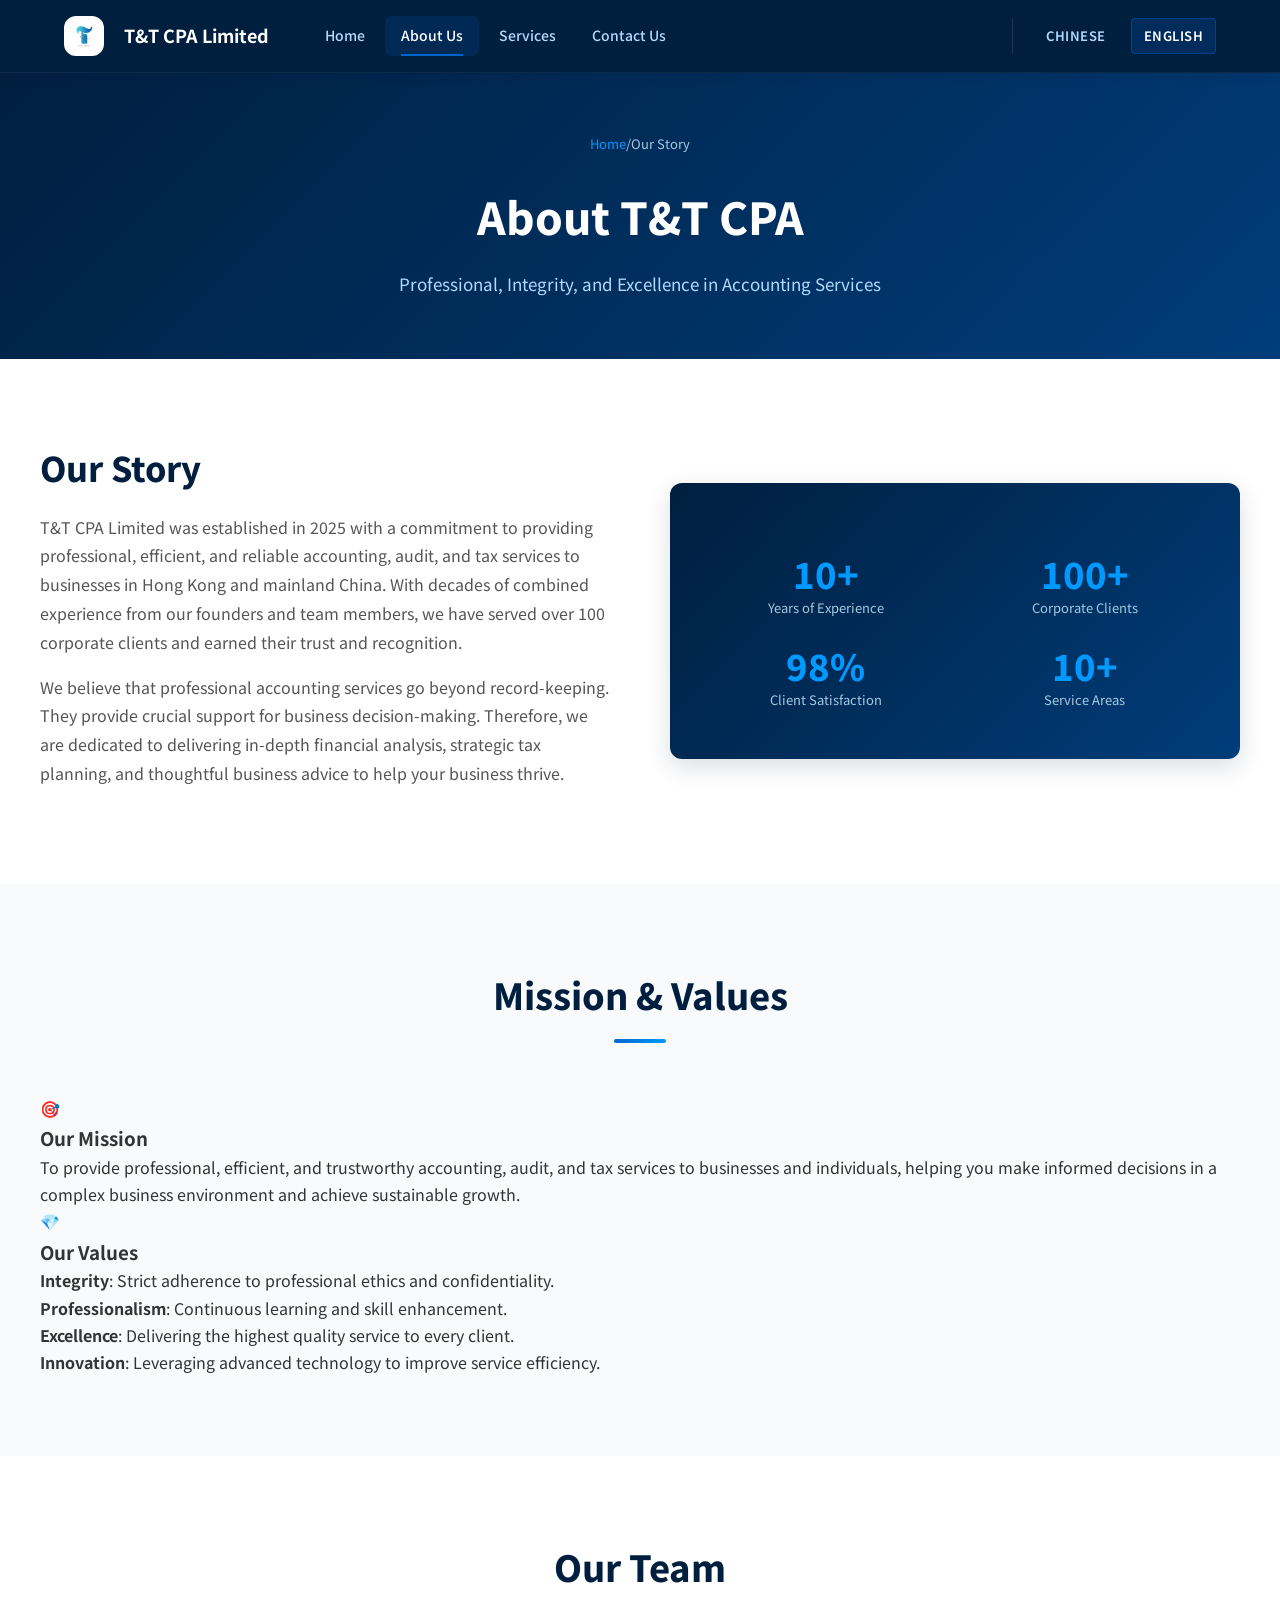
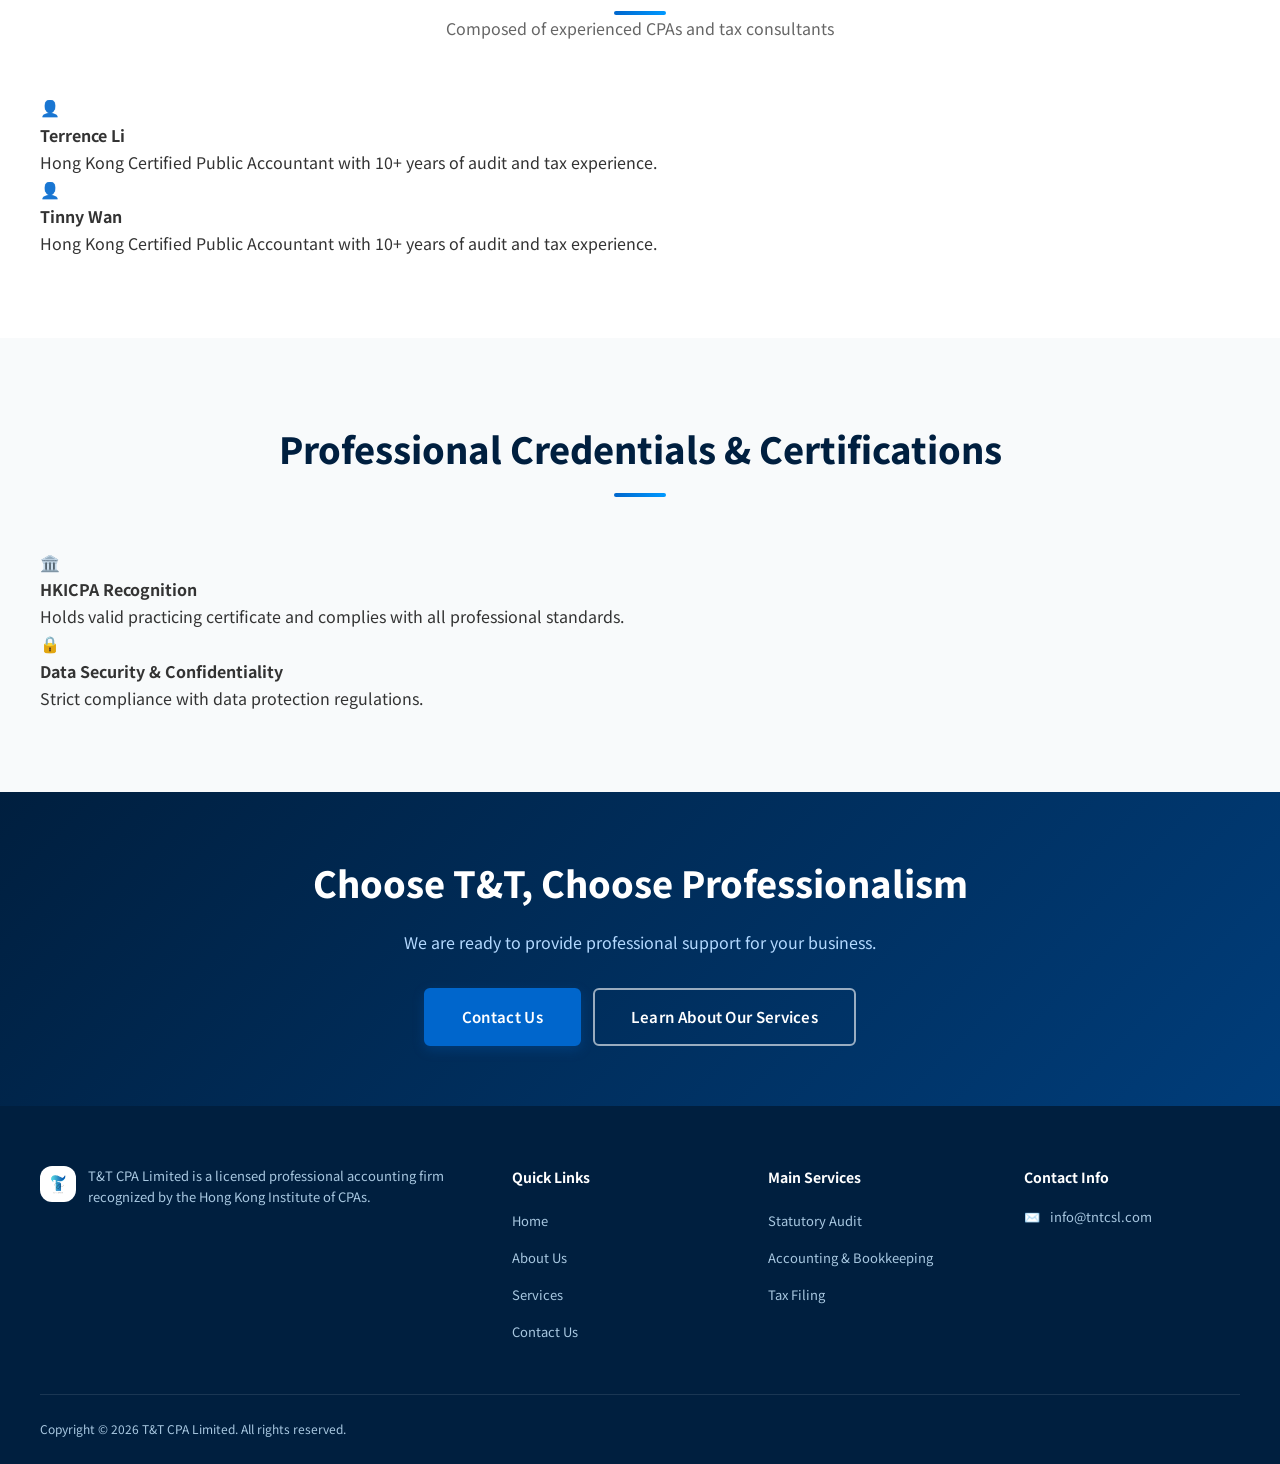
<file: en/about.html>
<!DOCTYPE html>
<html lang="en">
<head>
  <meta charset="UTF-8" />
  <meta name="viewport" content="width=device-width, initial-scale=1.0" />
  <title>About Us - T&T CPA Limited</title>
  <meta name="description" content="Learn about T&T CPA Limited's history, mission, team, and professional credentials. Your most trusted business partner." />
  <link rel="preconnect" href="https://fonts.googleapis.com" />
  <link rel="preconnect" href="https://fonts.gstatic.com" crossorigin />
  <link href="https://fonts.googleapis.com/css2?family=Noto+Sans+SC:wght@400;500;600;700;800&display=swap" rel="stylesheet" />
  <link rel="stylesheet" href="../assets/css/style.css" />
</head>
<body>

<nav class="navbar">
  <div class="navbar-inner">
    <a href="index.html" class="navbar-brand">
  <img src="../assets/WhatsApp%20Image%202026-04-16%20at%2016.07.40%20(1).png" alt="T&T CPA Logo" class="brand-icon-img" style="height:40px; width:auto; vertical-align:middle; margin-right:8px; border-radius:12px;">
  <div class="brand-name">T&T CPA Limited</div>
</a>
    <ul class="navbar-nav">
      <li><a href="index.html">Home</a></li>
      <li><a href="about.html" class="active">About Us</a></li>
      <li><a href="services.html">Services</a></li>
      <li><a href="contact.html">Contact Us</a></li>
    </ul>
    <ul class="lang-switcher">
      <li><a href="../tc/about.html" data-lang="zh">Chinese</a></li>
      <li><a href="../en/about.html" data-lang="en" class="active">English</a></li>
    </ul>
    <div class="navbar-hamburger"><span></span><span></span><span></span></div>
  </div>
</nav>

<section class="page-hero"><div class="breadcrumb"><a href="index.html">Home</a><span>/</span><span>Our Story</span></div><h1>About T&T CPA</h1><p>Professional, Integrity, and Excellence in Accounting Services</p></section>  

<section class="section">
  <div class="container">
    <div class="about-grid">
      <div class="about-text">
        <h2>Our Story</h2>
        <p>T&T CPA Limited was established in 2025 with a commitment to providing professional, efficient, and reliable accounting, audit, and tax services to businesses in Hong Kong and mainland China. With decades of combined experience from our founders and team members, we have served over 100 corporate clients and earned their trust and recognition.</p>
        <p>We believe that professional accounting services go beyond record-keeping. They provide crucial support for business decision-making. Therefore, we are dedicated to delivering in-depth financial analysis, strategic tax planning, and thoughtful business advice to help your business thrive.</p>
      </div>
      <div class="about-visual">
        <div class="stat-grid">
          <div class="stat-item"><div class="stat-num">10+</div><div class="stat-label">Years of Experience</div></div>
          <div class="stat-item"><div class="stat-num">100+</div><div class="stat-label">Corporate Clients</div></div>
          <div class="stat-item"><div class="stat-num">98%</div><div class="stat-label">Client Satisfaction</div></div>
          <div class="stat-item"><div class="stat-num">10+</div><div class="stat-label">Service Areas</div></div>
        </div>
      </div>
    </div>
  </div>
</section>

<section class="section section-alt">
  <div class="container">
    <div class="section-header"><h2>Mission & Values</h2><div class="section-divider"></div></div>
    <div class="mission-grid">
      <div class="mission-item"><div class="mission-icon">🎯</div><h3>Our Mission</h3><p>To provide professional, efficient, and trustworthy accounting, audit, and tax services to businesses and individuals, helping you make informed decisions in a complex business environment and achieve sustainable growth.</p></div>
      <div class="mission-item"><div class="mission-icon">💎</div><h3>Our Values</h3><p><strong>Integrity</strong>: Strict adherence to professional ethics and confidentiality.<br /><strong>Professionalism</strong>: Continuous learning and skill enhancement.<br /><strong>Excellence</strong>: Delivering the highest quality service to every client.<br /><strong>Innovation</strong>: Leveraging advanced technology to improve service efficiency.</p></div>
    </div>
  </div>
</section>

<section class="section">
  <div class="container">
    <div class="section-header"><h2>Our Team</h2><div class="section-divider"></div><p>Composed of experienced CPAs and tax consultants</p></div>
    <div class="team-grid">
      <div class="team-member"><div class="team-member-placeholder">👤</div><h4>Terrence Li</h4><p>Hong Kong Certified Public Accountant with 10+ years of audit and tax experience.</p></div>
      <div class="team-member"><div class="team-member-placeholder">👤</div><h4>Tinny Wan</h4><p>Hong Kong Certified Public Accountant with 10+ years of audit and tax experience.</p></div>
    </div>
  </div>
</section>

<section class="section section-alt">
  <div class="container">
    <div class="section-header"><h2>Professional Credentials & Certifications</h2><div class="section-divider"></div></div>
    <div class="credentials-grid">
      <div class="credential-item"><div class="credential-icon">🏛️</div><h4>HKICPA Recognition</h4><p>Holds valid practicing certificate and complies with all professional standards.</p></div>
      <div class="credential-item"><div class="credential-icon">🔒</div><h4>Data Security & Confidentiality</h4><p>Strict compliance with data protection regulations.</p></div>
    </div>
  </div>
</section>

<section class="cta-banner">
  <div class="container"><h2>Choose T&T, Choose Professionalism</h2><p>We are ready to provide professional support for your business.</p><a href="contact.html" class="btn btn-primary">Contact Us</a><a href="services.html" class="btn btn-outline">Learn About Our Services</a></div>
</section>

<footer class="footer">
  <div class="footer-grid">
    <div class="footer-brand">
  <img src="../assets/WhatsApp%20Image%202026-04-16%20at%2016.07.40%20(1).png" alt="T&T CPA Logo" style="height:36px; width:auto; border-radius:12px; margin-bottom:12px;">
  <p>T&T CPA Limited is a licensed professional accounting firm recognized by the Hong Kong Institute of CPAs.</p>
</div>
    <div class="footer-col"><h4>Quick Links</h4><ul><li><a href="index.html">Home</a></li><li><a href="about.html">About Us</a></li><li><a href="services.html">Services</a></li><li><a href="contact.html">Contact Us</a></li></ul></div>
    <div class="footer-col"><h4>Main Services</h4><ul><li><a href="services.html">Statutory Audit</a></li><li><a href="services.html">Accounting & Bookkeeping</a></li><li><a href="services.html">Tax Filing</a></li></ul></div>
  <div class="footer-col"><h4>Contact Info</h4><div class="footer-contact-item"><span class="icon">✉️</span><a href="mailto: info@tntcsl.com"> info@tntcsl.com</a></div></div>
  </div>
  <div class="footer-bottom"><span>Copyright © 2026 T&T CPA Limited. All rights reserved.</span></div>
</footer>

<script src="../assets/js/main.js"></script>
</body>
</html>
</file>
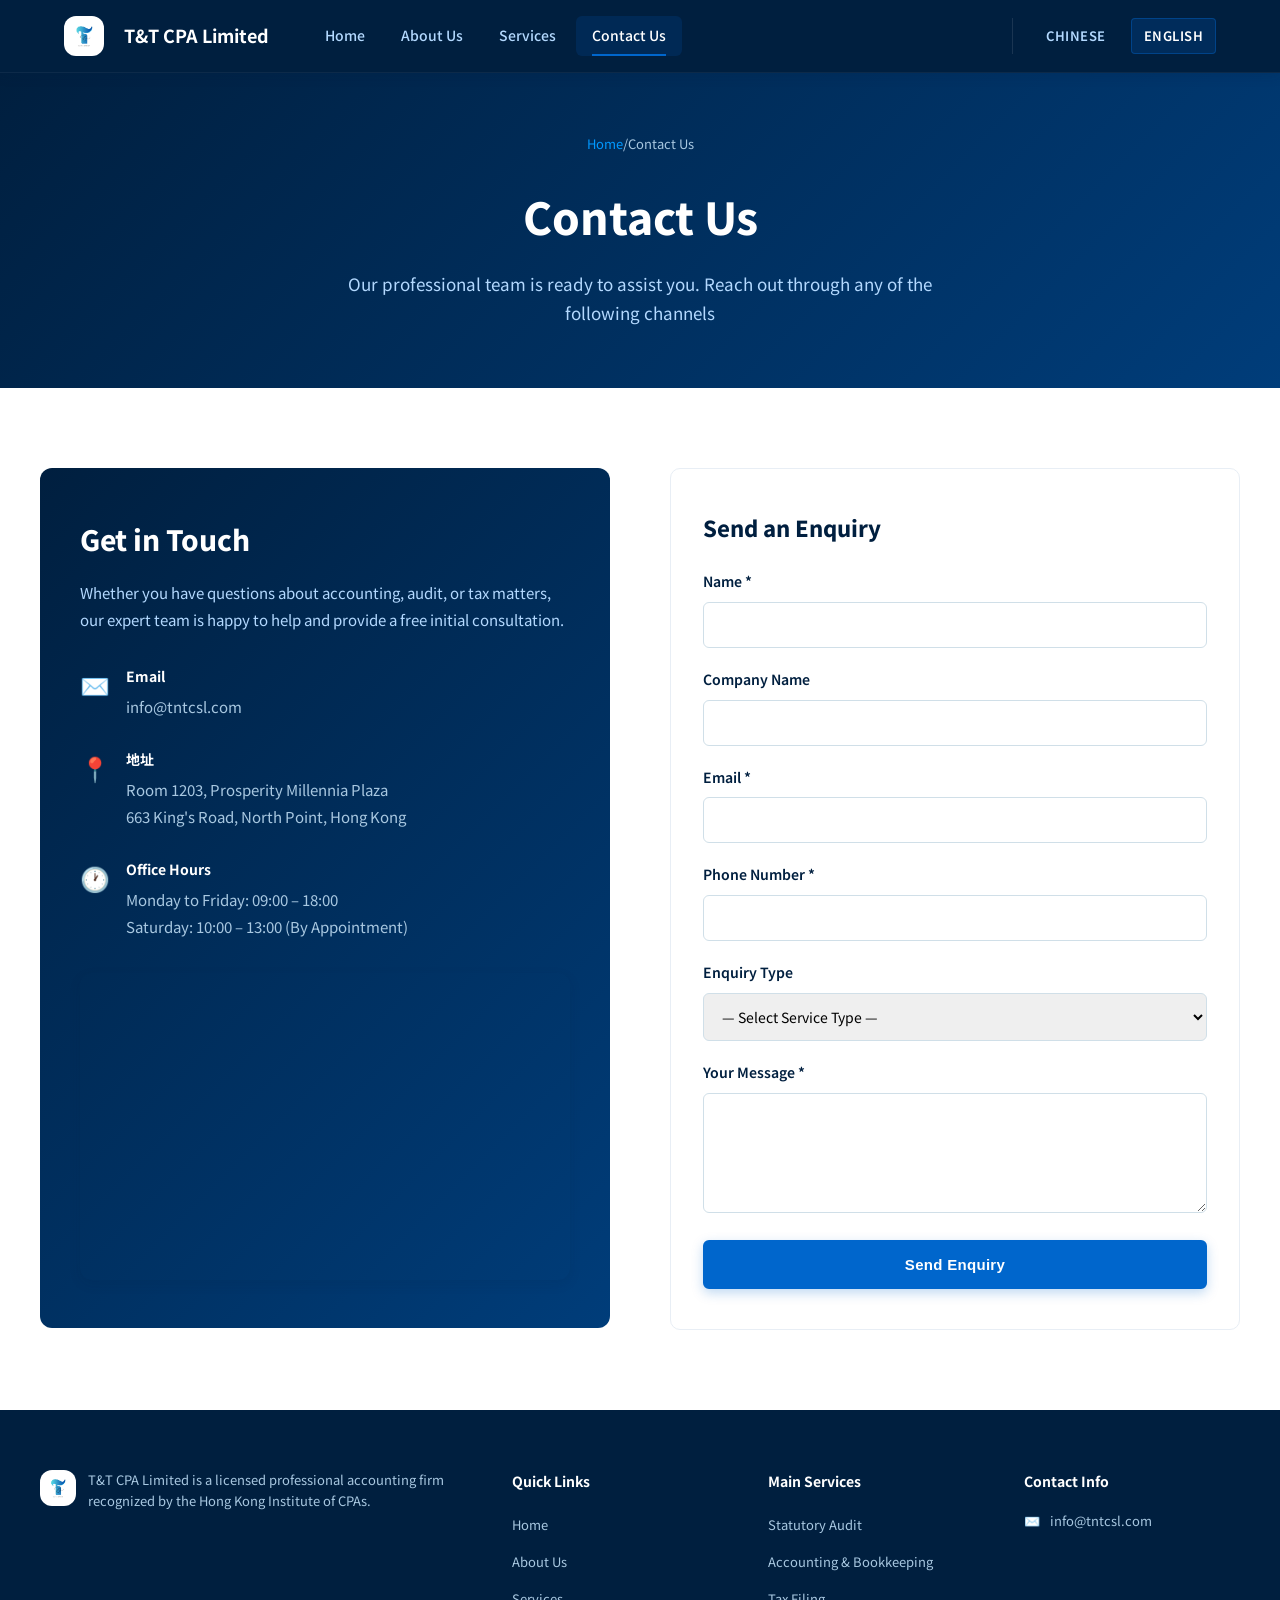
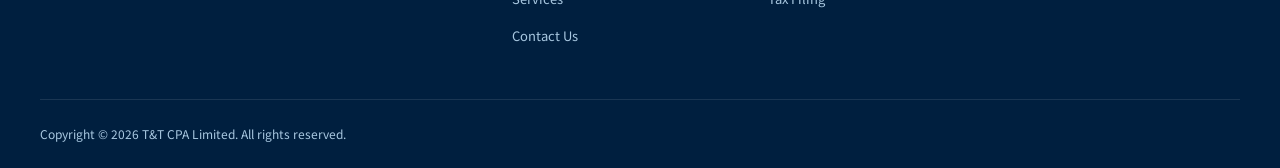
<file: en/contact.html>
<!DOCTYPE html>
<html lang="en">
<head>
  <meta charset="UTF-8" />
  <meta name="viewport" content="width=device-width, initial-scale=1.0" />
  <title>Contact Us - T&T CPA Limited</title>
  <meta name="description" content="Contact T&T CPA Limited for professional accounting, audit, and tax consultation services." />
  <link rel="preconnect" href="https://fonts.googleapis.com" />
  <link rel="preconnect" href="https://fonts.gstatic.com" crossorigin />
  <link href="https://fonts.googleapis.com/css2?family=Noto+Sans+SC:wght@400;500;600;700;800&display=swap" rel="stylesheet" />
  <link rel="stylesheet" href="../assets/css/style.css" />
</head>
<body>

<nav class="navbar">
  <div class="navbar-inner">
    <a href="index.html" class="navbar-brand">
  <img src="../assets/WhatsApp%20Image%202026-04-16%20at%2016.07.40%20(1).png" alt="T&T CPA Logo" class="brand-icon-img" style="height:40px; width:auto; vertical-align:middle; margin-right:8px; border-radius:12px;">
  <div class="brand-name">T&T CPA Limited</div>
</a>
    <ul class="navbar-nav">
      <li><a href="index.html">Home</a></li>
      <li><a href="about.html">About Us</a></li>
      <li><a href="services.html">Services</a></li>
      <li><a href="contact.html" class="active">Contact Us</a></li>
    </ul>
    <ul class="lang-switcher">
      <li><a href="../tc/contact.html" data-lang="zh">Chinese</a></li>
      <li><a href="../en/contact.html" data-lang="en" class="active">English</a></li>
    </ul>
    <div class="navbar-hamburger"><span></span><span></span><span></span></div>
  </div>
</nav>

<section class="page-hero"><div class="breadcrumb"><a href="index.html">Home</a><span>/</span><span>Contact Us</span></div><h1>Contact Us</h1><p>Our professional team is ready to assist you. Reach out through any of the following channels</p></section>

<section class="section">
  <div class="container">
    <div class="contact-grid">
      <div class="contact-info">
        <h2>Get in Touch</h2>
        <p class="lead">Whether you have questions about accounting, audit, or tax matters, our expert team is happy to help and provide a free initial consultation.</p>
        <div class="contact-item"><div class="ci-icon">✉️</div><div class="ci-text"><strong>Email</strong><a href="mailto: info@tntcsl.com"> info@tntcsl.com</a></div></div>
        <div class="contact-item"><div class="ci-icon">📍</div><div class="ci-text"><strong>地址</strong><span>Room 1203, Prosperity Millennia Plaza<br />663 King's Road, North Point, Hong Kong</span></div></div>
        <div class="contact-item"><div class="ci-icon">🕐</div><div class="ci-text"><strong>Office Hours</strong><span>Monday to Friday: 09:00 – 18:00<br />Saturday: 10:00 – 13:00 (By Appointment)</span></div></div>
        <div id="google-map" class="google-map-container"><iframe src="https://www.google.com/maps/embed/v1/place?key=AIzaSyA2joLmblWsbmff35f_6viL2hGIAfioUro&q=Prosperity+Millennia+Plaza+663+King%27s+Road+North+Point+Hong+Kong&zoom=17&language=en" width="100%" height="300" style="border:0; border-radius:12px;" allowfullscreen="" loading="lazy"></iframe></div>
      </div>
      <div class="contact-form-box">
        <h3>Send an Enquiry</h3>
        <form id="enquiry-form" onsubmit="handleSubmit(event)">
          <div class="form-group"><label for="name">Name *</label><input type="text" id="name" required /></div>
          <div class="form-group"><label for="company">Company Name</label><input type="text" id="company" /></div>
          <div class="form-group"><label for="email">Email *</label><input type="email" id="email" required /></div>
          <div class="form-group"><label for="phone">Phone Number *</label><input type="tel" id="phone" /></div>
          <div class="form-group"><label for="service">Enquiry Type</label><select id="service"><option value="">— Select Service Type —</option><option value="audit">Audit & Assurance</option><option value="accounting">Accounting & Bookkeeping</option><option value="tax">Tax Filing</option><option value="company">Company Formation</option><option value="secretary">Company Secretarial</option><option value="other">Other</option></select></div>
          <div class="form-group"><label for="message">Your Message *</label><textarea id="message" required></textarea></div>
          <button type="submit" class="btn btn-primary" style="width:100%;">Send Enquiry</button>
        </form>
        <p id="form-success" style="display:none; margin-top:16px; color:#27ae60; text-align:center;">✅ Thank you for your inquiry! We will contact you within 1 business day.</p>
      </div>
    </div>
  </div>
</section>

<footer class="footer">
  <div class="footer-grid">
    <div class="footer-brand">
  <img src="../assets/WhatsApp%20Image%202026-04-16%20at%2016.07.40%20(1).png" alt="T&T CPA Logo" style="height:36px; width:auto; border-radius:12px; margin-bottom:12px;">
  <p>T&T CPA Limited is a licensed professional accounting firm recognized by the Hong Kong Institute of CPAs.</p>
</div>
    <div class="footer-col"><h4>Quick Links</h4><ul><li><a href="index.html">Home</a></li><li><a href="about.html">About Us</a></li><li><a href="services.html">Services</a></li><li><a href="contact.html">Contact Us</a></li></ul></div>
    <div class="footer-col"><h4>Main Services</h4><ul><li><a href="services.html">Statutory Audit</a></li><li><a href="services.html">Accounting & Bookkeeping</a></li><li><a href="services.html">Tax Filing</a></li></ul></div>
    <div class="footer-col"><h4>Contact Info</h4><div class="footer-contact-item"><span class="icon">✉️</span><a href="mailto: info@tntcsl.com"> info@tntcsl.com</a></div></div>
  </div>
  <div class="footer-bottom"><span>Copyright © 2026 T&T CPA Limited. All rights reserved.</span></div>
</footer>

<script src="../assets/js/main.js"></script>
<script>function handleSubmit(e){e.preventDefault();document.getElementById("enquiry-form").style.display="none";document.getElementById("form-success").style.display="block";}</script>
</body>
</html>
</file>
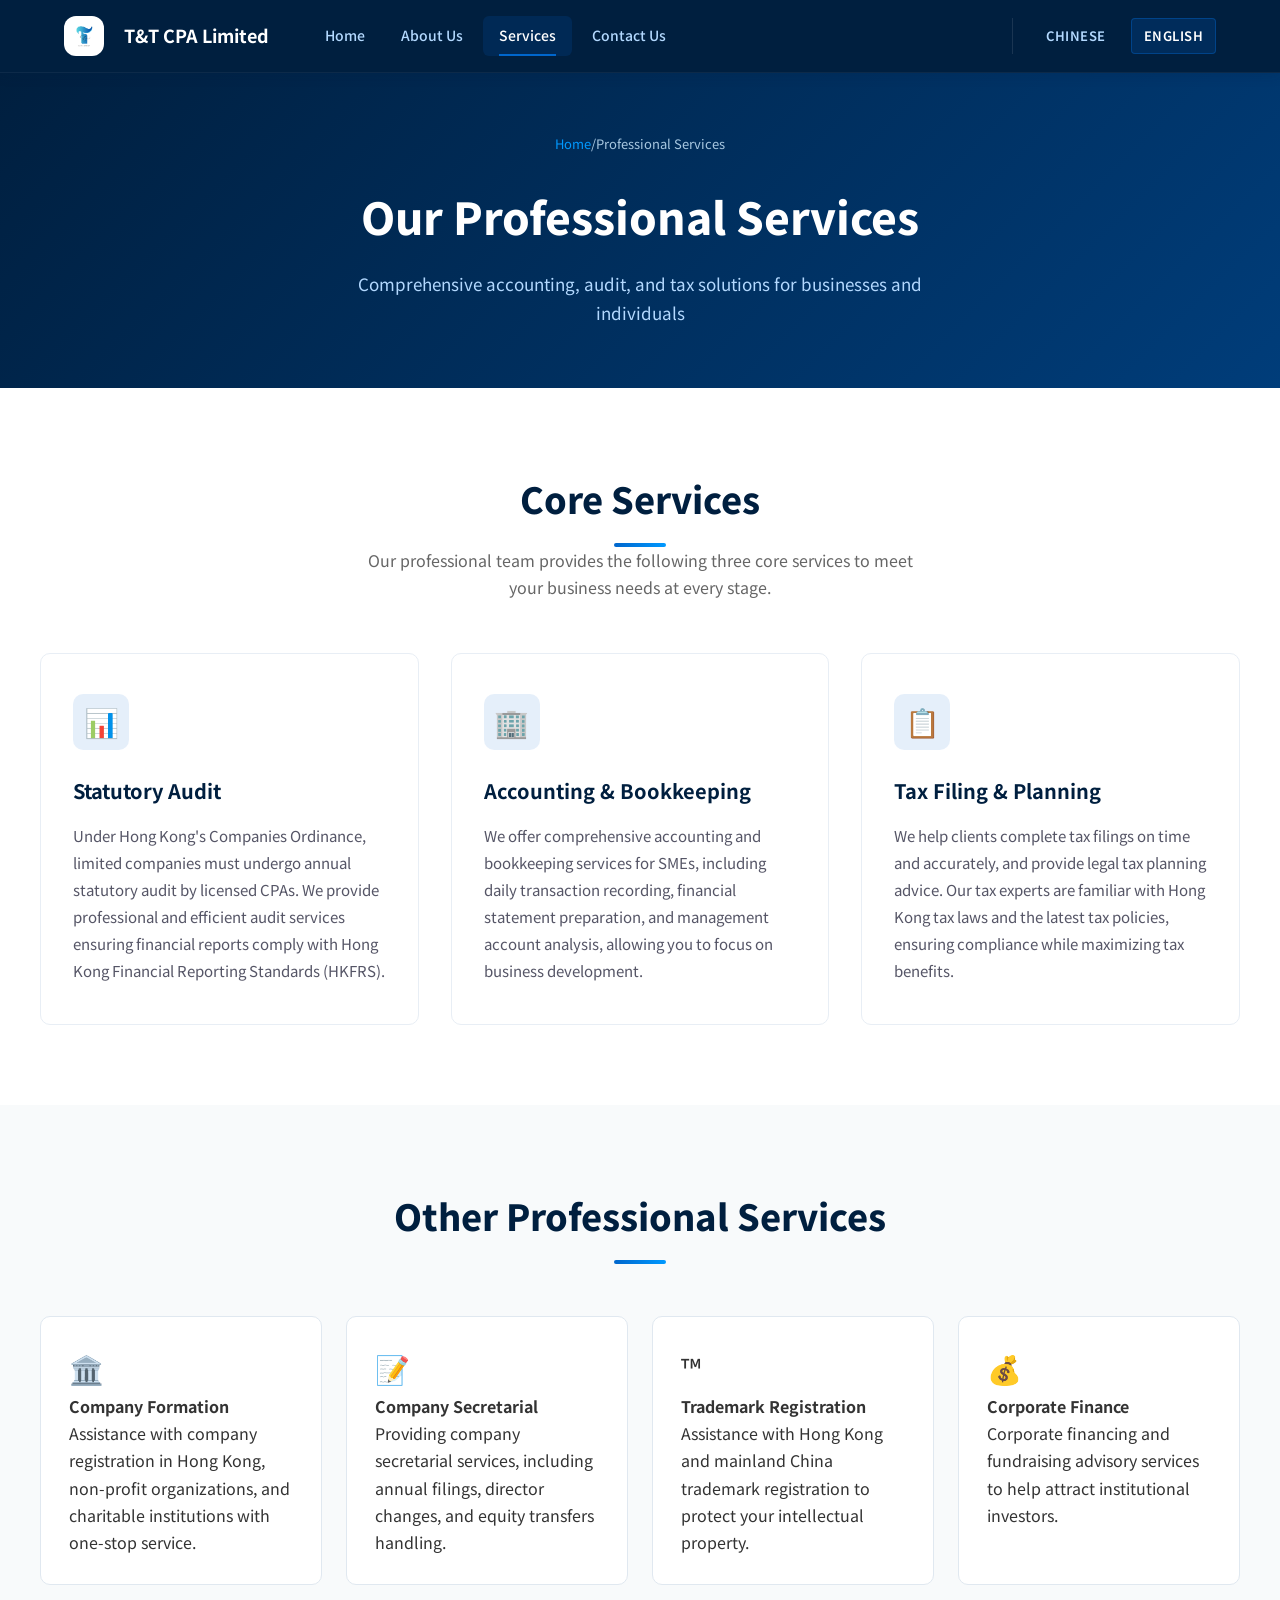
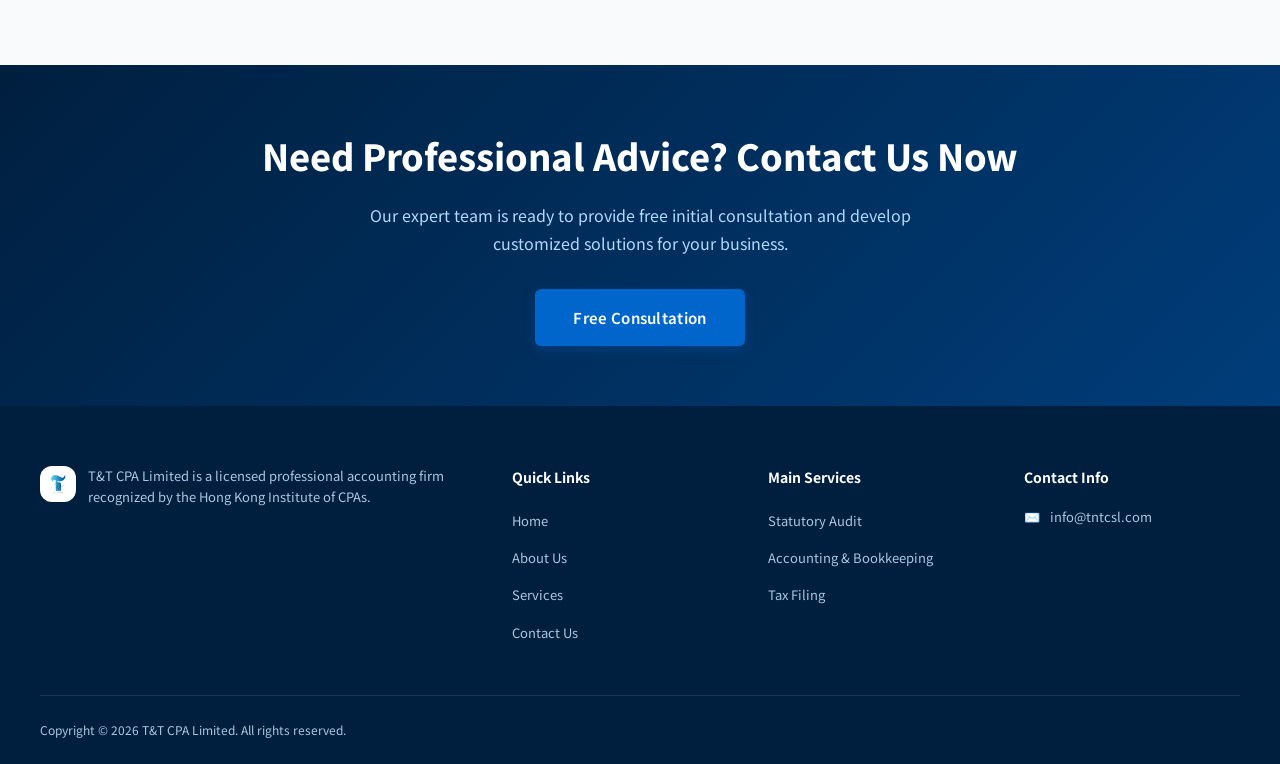
<file: en/services.html>
<!DOCTYPE html>
<html lang="en">
<head>
  <meta charset="UTF-8" />
  <meta name="viewport" content="width=device-width, initial-scale=1.0" />
  <title>Professional Services - T&T CPA Limited</title>
  <meta name="description" content="T&T CPA Limited offers professional audit, accounting, and tax services for businesses and individuals." />
  <link rel="preconnect" href="https://fonts.googleapis.com" />
  <link rel="preconnect" href="https://fonts.gstatic.com" crossorigin />
  <link href="https://fonts.googleapis.com/css2?family=Noto+Sans+SC:wght@400;500;600;700;800&display=swap" rel="stylesheet" />
  <link rel="stylesheet" href="../assets/css/style.css" />
</head>
<body>

<nav class="navbar">
  <div class="navbar-inner">
    <a href="index.html" class="navbar-brand">
  <img src="../assets/WhatsApp%20Image%202026-04-16%20at%2016.07.40%20(1).png" alt="T&T CPA Logo" class="brand-icon-img" style="height:40px; width:auto; vertical-align:middle; margin-right:8px; border-radius:12px;">
  <div class="brand-name">T&T CPA Limited</div>
</a>
    <ul class="navbar-nav">
      <li><a href="index.html">Home</a></li>
      <li><a href="about.html">About Us</a></li>
      <li><a href="services.html" class="active">Services</a></li>
      <li><a href="contact.html">Contact Us</a></li>
    </ul>
    <ul class="lang-switcher">
      <li><a href="../tc/services.html" data-lang="zh">Chinese</a></li>
      <li><a href="../en/services.html" data-lang="en" class="active">English</a></li>
    </ul>
    <div class="navbar-hamburger"><span></span><span></span><span></span></div>
  </div>
</nav>

<section class="page-hero"><div class="breadcrumb"><a href="index.html">Home</a><span>/</span><span>Professional Services</span></div><h1>Our Professional Services</h1><p>Comprehensive accounting, audit, and tax solutions for businesses and individuals</p></section>

<section class="section">
  <div class="container">
    <div class="section-header"><h2>Core Services</h2><div class="section-divider"></div><p>Our professional team provides the following three core services to meet your business needs at every stage.</p></div>
    <div class="services-full-grid">
      <div class="service-full-card"><div class="card-icon">📊</div><h3>Statutory Audit</h3><p>Under Hong Kong's Companies Ordinance, limited companies must undergo annual statutory audit by licensed CPAs. We provide professional and efficient audit services ensuring financial reports comply with Hong Kong Financial Reporting Standards (HKFRS).</p></div>
      <div class="service-full-card"><div class="card-icon">🏢</div><h3>Accounting & Bookkeeping</h3><p>We offer comprehensive accounting and bookkeeping services for SMEs, including daily transaction recording, financial statement preparation, and management account analysis, allowing you to focus on business development.</p></div>
      <div class="service-full-card"><div class="card-icon">📋</div><h3>Tax Filing & Planning</h3><p>We help clients complete tax filings on time and accurately, and provide legal tax planning advice. Our tax experts are familiar with Hong Kong tax laws and the latest tax policies, ensuring compliance while maximizing tax benefits.</p></div>
    </div>
  </div>
</section>

<section class="section section-alt">
  <div class="container">
    <div class="section-header"><h2>Other Professional Services</h2><div class="section-divider"></div></div>
    <div style="display:grid; grid-template-columns: repeat(auto-fit, minmax(260px,1fr)); gap:24px;">
      <div style="background:#fff; border-radius:10px; padding:28px; border:1px solid #e0e8f0;"><div style="font-size:28px;">🏛️</div><h4>Company Formation</h4><p>Assistance with company registration in Hong Kong, non-profit organizations, and charitable institutions with one-stop service.</p></div>
      <div style="background:#fff; border-radius:10px; padding:28px; border:1px solid #e0e8f0;"><div style="font-size:28px;">📝</div><h4>Company Secretarial</h4><p>Providing company secretarial services, including annual filings, director changes, and equity transfers handling.</p></div>
      <div style="background:#fff; border-radius:10px; padding:28px; border:1px solid #e0e8f0;"><div style="font-size:28px;">™️</div><h4>Trademark Registration</h4><p>Assistance with Hong Kong and mainland China trademark registration to protect your intellectual property.</p></div>
      <div style="background:#fff; border-radius:10px; padding:28px; border:1px solid #e0e8f0;"><div style="font-size:28px;">💰</div><h4>Corporate Finance</h4><p>Corporate financing and fundraising advisory services to help attract institutional investors.</p></div>
    </div>
  </div>
</section>

<section class="cta-banner"><div class="container"><h2>Need Professional Advice? Contact Us Now</h2><p>Our expert team is ready to provide free initial consultation and develop customized solutions for your business.</p><a href="contact.html" class="btn btn-primary">Free Consultation</a></div></section>

<footer class="footer">
  <div class="footer-grid">
    <div class="footer-brand">
  <img src="../assets/WhatsApp%20Image%202026-04-16%20at%2016.07.40%20(1).png" alt="T&T CPA Logo" style="height:36px; width:auto; border-radius:12px; margin-bottom:12px;">
  <p>T&T CPA Limited is a licensed professional accounting firm recognized by the Hong Kong Institute of CPAs.</p>
</div>
    <div class="footer-col"><h4>Quick Links</h4><ul><li><a href="index.html">Home</a></li><li><a href="about.html">About Us</a></li><li><a href="services.html">Services</a></li><li><a href="contact.html">Contact Us</a></li></ul></div>
    <div class="footer-col"><h4>Main Services</h4><ul><li><a href="services.html">Statutory Audit</a></li><li><a href="services.html">Accounting & Bookkeeping</a></li><li><a href="services.html">Tax Filing</a></li></ul></div>
    <div class="footer-col"><h4>Contact Info</h4><div class="footer-contact-item"><span class="icon">✉️</span><a href="mailto:info@tntcsl.com">info@tntcsl.com</a></div></div>
  </div>
  <div class="footer-bottom"><span>Copyright © 2026 T&T CPA Limited. All rights reserved.</span></div>
</footer>

<script src="../assets/js/main.js"></script>
</body>
</html>
</file>
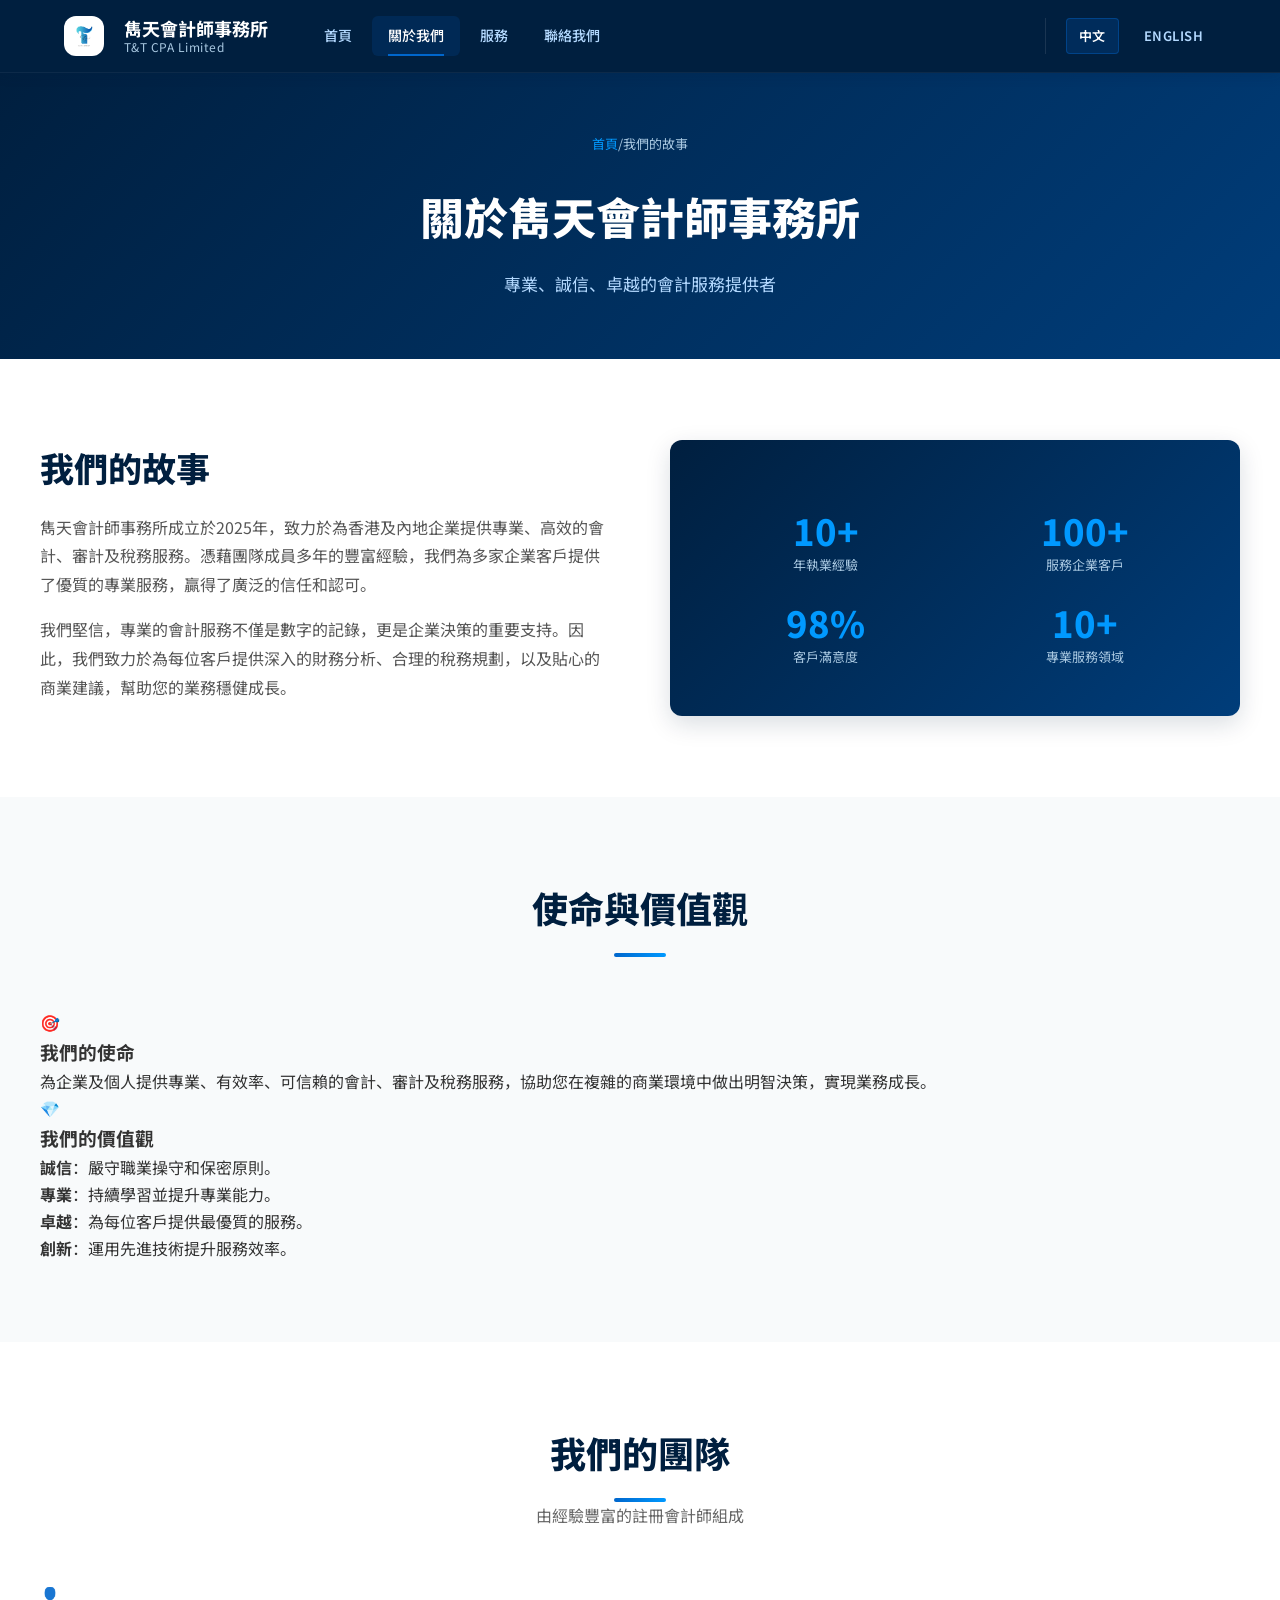
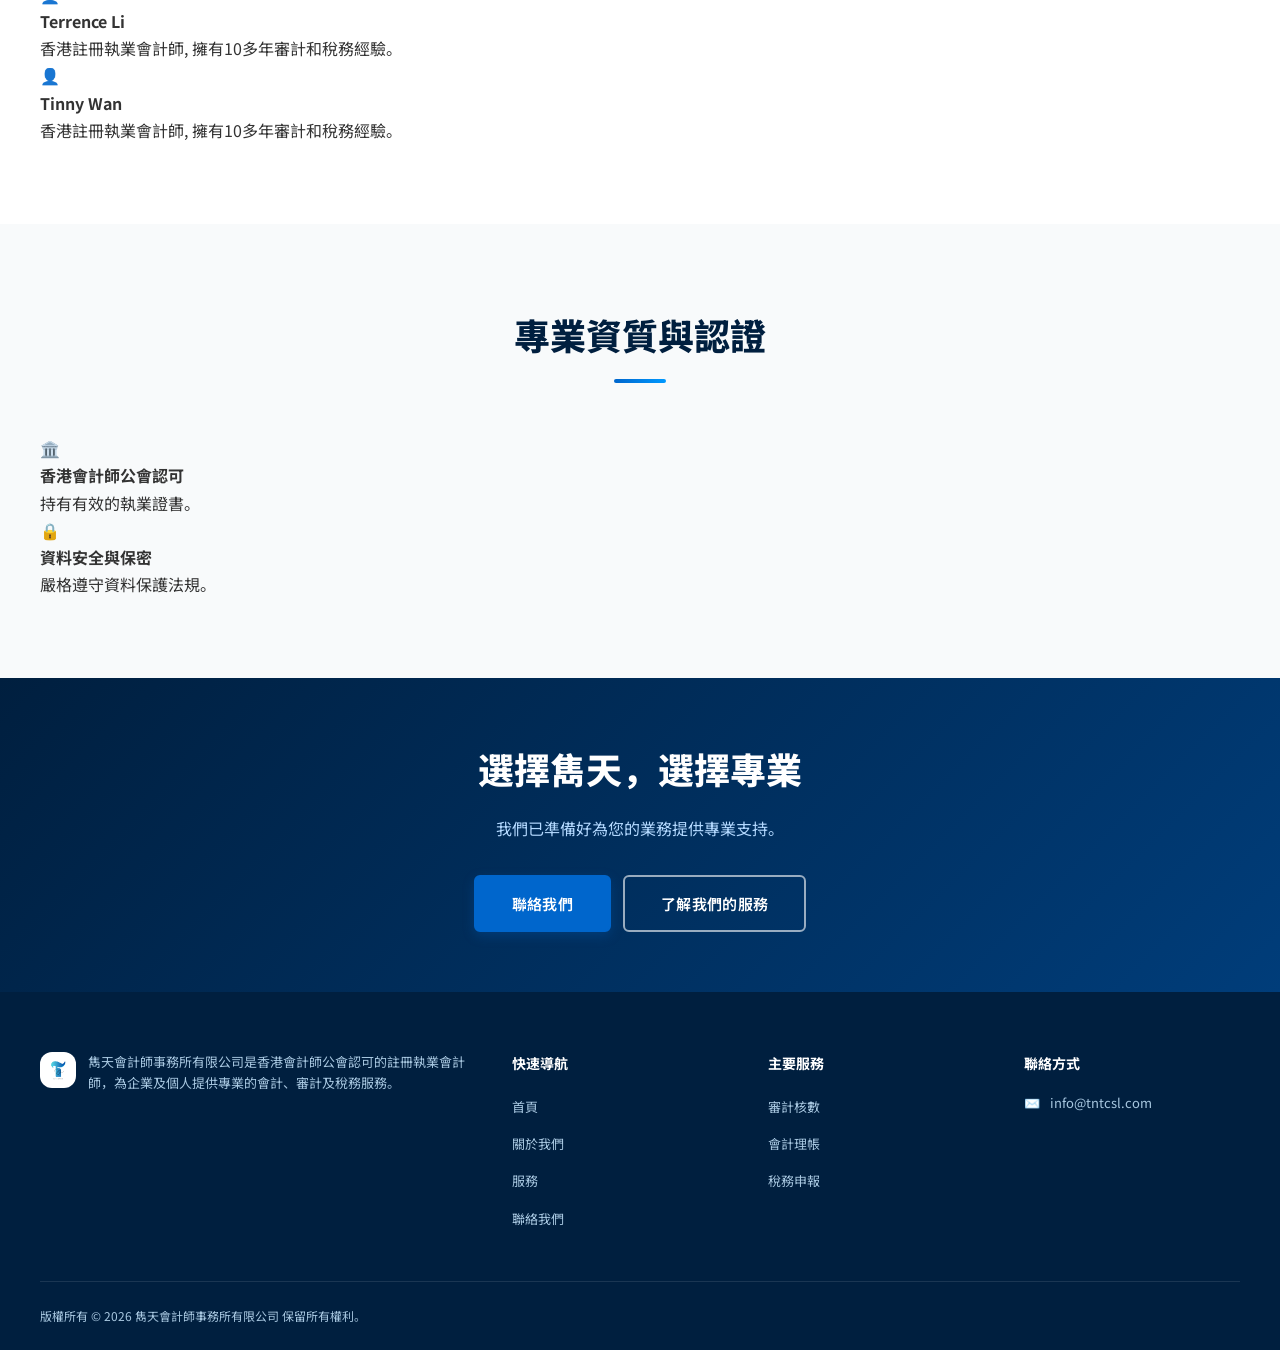
<file: tc/about.html>
<!DOCTYPE html>
<html lang="zh-CN">
<head>
  <meta charset="UTF-8" />
  <meta name="viewport" content="width=device-width, initial-scale=1.0" />
  <title>關於我們 - 雋天會計師事務所</title>
  <meta name="description" content="了解雋天會計師事務所的歷史、使命、團隊和專業資格。" />
  <link rel="preconnect" href="https://fonts.googleapis.com" />
  <link rel="preconnect" href="https://fonts.gstatic.com" crossorigin />
  <link href="https://fonts.googleapis.com/css2?family=Noto+Sans+SC:wght@400;500;600;700;800&display=swap" rel="stylesheet" />
  <link rel="stylesheet" href="../assets/css/style.css" />
</head>
<body>

<nav class="navbar">
  <div class="navbar-inner">
    <a href="index.html" class="navbar-brand">
  <img src="../assets/WhatsApp%20Image%202026-04-16%20at%2016.07.40%20(1).png" alt="T&T CPA Logo" class="brand-icon-img" style="height:40px; width:auto; vertical-align:middle; margin-right:8px; border-radius:12px;">
  <div class="brand-name">雋天會計師事務所<span>T&T CPA Limited</span></div>
</a>
    <ul class="navbar-nav">
      <li><a href="index.html">首頁</a></li>
      <li><a href="about.html" class="active">關於我們</a></li>
      <li><a href="services.html">服務</a></li>
      <li><a href="contact.html">聯絡我們</a></li>
    </ul>
    <ul class="lang-switcher">
      <li><a href="../tc/about.html" data-lang="zh" class="active">中文</a></li>
      <li><a href="../en/about.html" data-lang="en">English</a></li>
    </ul>
    <div class="navbar-hamburger"><span></span><span></span><span></span></div>
  </div>
</nav>


<section class="page-hero"><div class="breadcrumb"><a href="index.html">首頁</a><span>/</span><span>我們的故事</span></div><h1>關於雋天會計師事務所</h1><p>專業、誠信、卓越的會計服務提供者</p></section>

<section class="section">
  <div class="container">
    <div class="about-grid">
      <div class="about-text">
        <h2>我們的故事</h2>
        <p>雋天會計師事務所成立於2025年，致力於為香港及內地企業提供專業、高效的會計、審計及稅務服務。憑藉團隊成員多年的豐富經驗，我們為多家企業客戶提供了優質的專業服務，贏得了廣泛的信任和認可。</p>
        <p>我們堅信，專業的會計服務不僅是數字的記錄，更是企業決策的重要支持。因此，我們致力於為每位客戶提供深入的財務分析、合理的稅務規劃，以及貼心的商業建議，幫助您的業務穩健成長。</p>
      </div>
      <div class="about-visual">
        <div class="stat-grid">
          <div class="stat-item"><div class="stat-num">10+</div><div class="stat-label">年執業經驗</div></div>
          <div class="stat-item"><div class="stat-num">100+</div><div class="stat-label">服務企業客戶</div></div>
          <div class="stat-item"><div class="stat-num">98%</div><div class="stat-label">客戶滿意度</div></div>
          <div class="stat-item"><div class="stat-num">10+</div><div class="stat-label">專業服務領域</div></div>
        </div>
      </div>
    </div>
  </div>
</section>

<section class="section section-alt">
  <div class="container">
    <div class="section-header"><h2>使命與價值觀</h2><div class="section-divider"></div></div>
    <div class="mission-grid">
      <div class="mission-item"><div class="mission-icon">🎯</div><h3>我們的使命</h3><p>為企業及個人提供專業、有效率、可信賴的會計、審計及稅務服務，協助您在複雜的商業環境中做出明智決策，實現業務成長。</p></div>
      <div class="mission-item"><div class="mission-icon">💎</div><h3>我們的價值觀</h3><p><strong>誠信</strong>：嚴守職業操守和保密原則。<br /><strong>專業</strong>：持續學習並提升專業能力。<br /><strong>卓越</strong>：為每位客戶提供最優質的服務。<br /><strong>創新</strong>：運用先進技術提升服務效率。</p></div>
    </div>
  </div>
</section>

<section class="section">
  <div class="container">
    <div class="section-header"><h2>我們的團隊</h2><div class="section-divider"></div><p>由經驗豐富的註冊會計師組成</p></div>
    <div class="team-grid">
      <div class="team-member"><div class="team-member-placeholder">👤</div><h4>Terrence Li</h4><p>香港註冊執業會計師, 擁有10多年審計和稅務經驗。</p></div>
      <div class="team-member"><div class="team-member-placeholder">👤</div><h4>Tinny Wan</h4><p>香港註冊執業會計師, 擁有10多年審計和稅務經驗。</p></div> 
    </div>
  </div>
</section>

<section class="section section-alt">
  <div class="container">
    <div class="section-header"><h2>專業資質與認證</h2><div class="section-divider"></div></div>
    <div class="credentials-grid">
      <div class="credential-item"><div class="credential-icon">🏛️</div><h4>香港會計師公會認可</h4><p>持有有效的執業證書。</p></div>
      <div class="credential-item"><div class="credential-icon">🔒</div><h4>資料安全與保密</h4><p>嚴格遵守資料保護法規。</p></div>
    </div>
  </div>
</section>

<section class="cta-banner">
  <div class="container"><h2>選擇雋天，選擇專業</h2><p>我們已準備好為您的業務提供專業支持。</p><a href="contact.html" class="btn btn-primary">聯絡我們</a><a href="services.html" class="btn btn-outline">了解我們的服務</a></div>
</section>

<footer class="footer">
  <div class="footer-grid">
    <div class="footer-brand">
  <img src="../assets/WhatsApp%20Image%202026-04-16%20at%2016.07.40%20(1).png" alt="T&T CPA Logo" style="height:36px; width:auto; border-radius:12px; margin-bottom:12px;">
  <p>雋天會計師事務所有限公司是香港會計師公會認可的註冊執業會計師，為企業及個人提供專業的會計、審計及稅務服務。</p>
</div>
    <div class="footer-col"><h4>快速導航</h4><ul><li><a href="index.html">首頁</a></li><li><a href="about.html">關於我們</a></li><li><a href="services.html">服務</a></li><li><a href="contact.html">聯絡我們</a></li></ul></div>
    <div class="footer-col"><h4>主要服務</h4><ul><li><a href="services.html">審計核數</a></li><li><a href="services.html">會計理帳</a></li><li><a href="services.html">稅務申報</a></li></ul></div>
    <div class="footer-col"><h4>聯絡方式</h4><div class="footer-contact-item"><span class="icon">✉️</span><a href="mailto: info@tntcsl.com"> info@tntcsl.com</a></div></div>
  </div>
  <div class="footer-bottom"><span>版權所有 © 2026 雋天會計師事務所有限公司 保留所有權利。</div>
</footer>

<script src="../assets/js/main.js"></script>
</body>
</html>
</file>
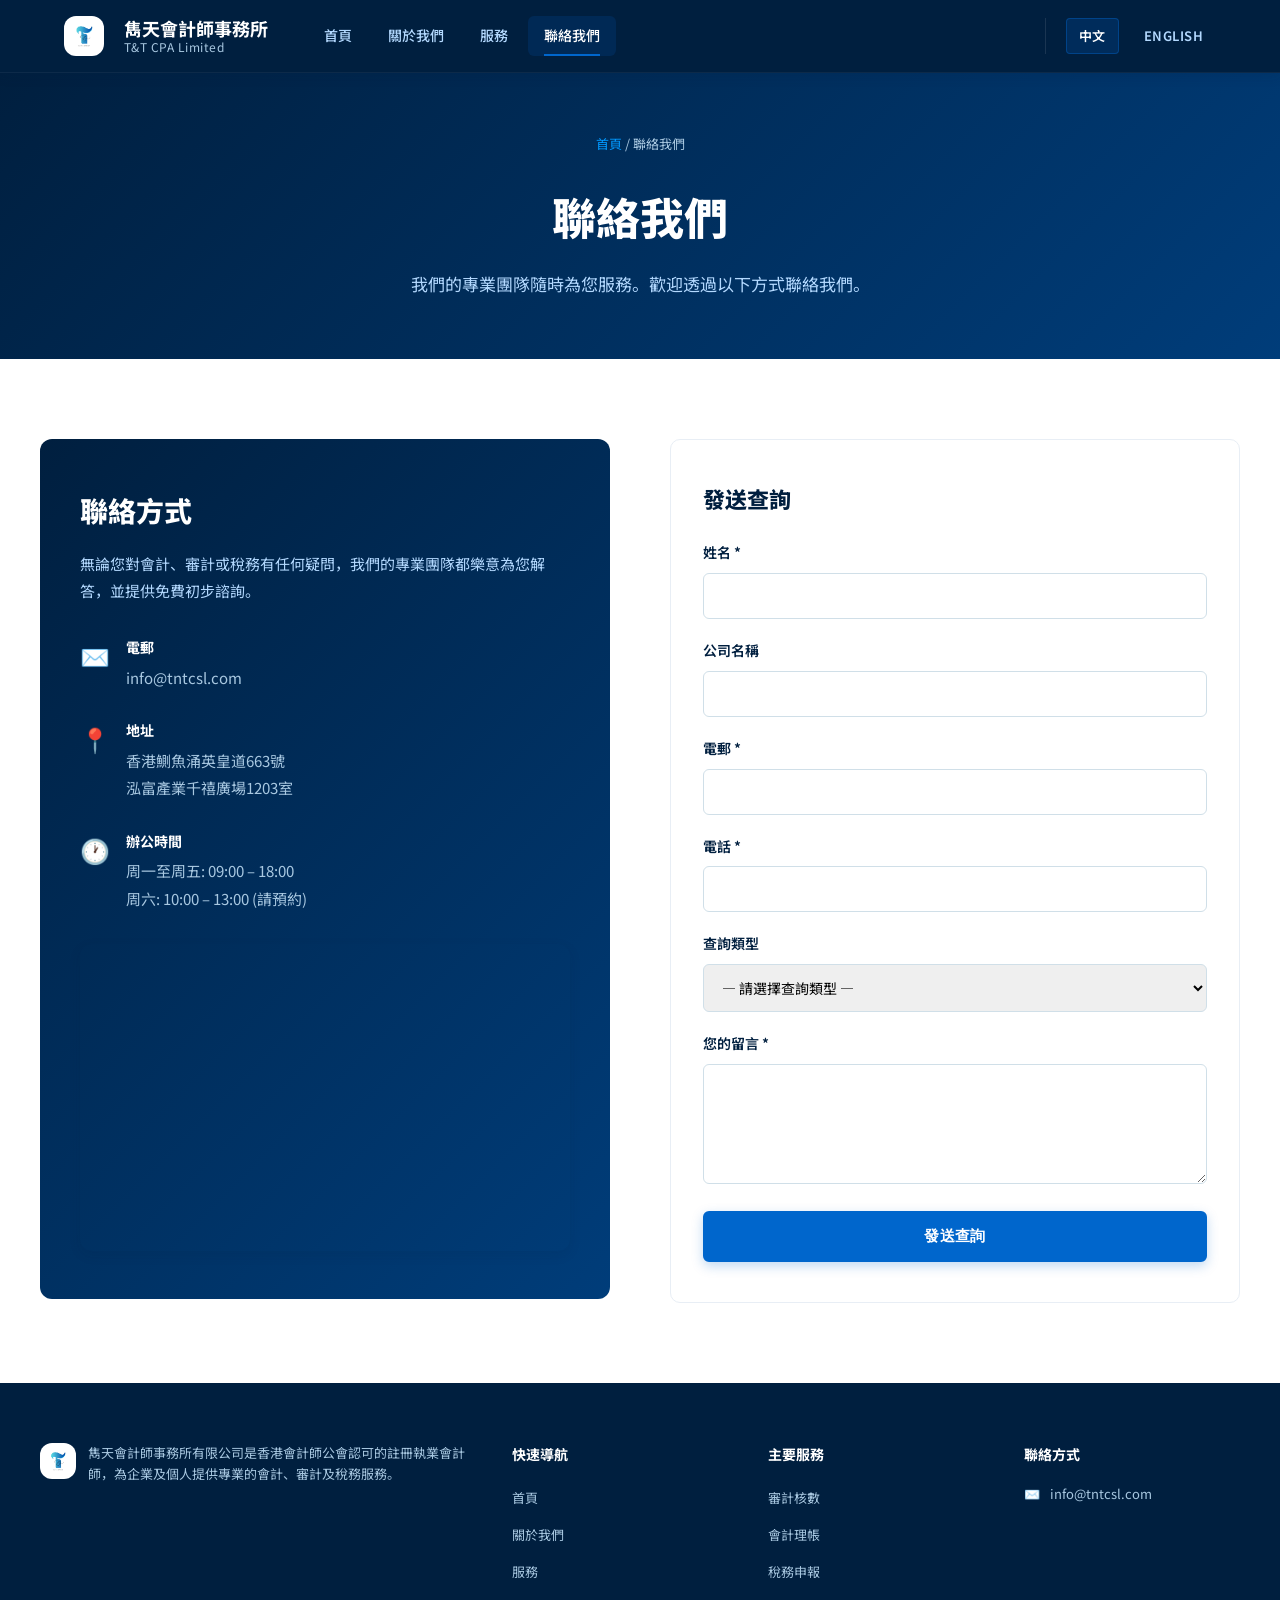
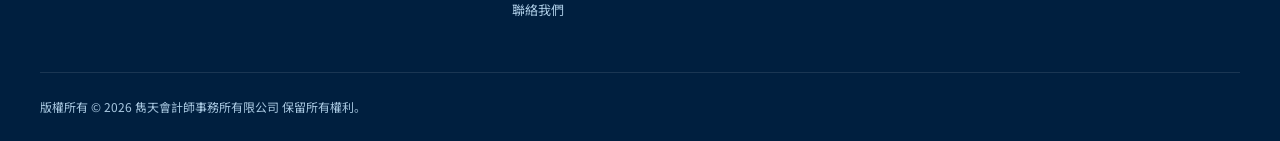
<file: tc/contact.html>
<!DOCTYPE html>
<html lang="zh-CN">
<head>
  <meta charset="UTF-8" />
  <meta name="viewport" content="width=device-width, initial-scale=1.0" />
  <title>聯絡我們 - 雋天會計師事務所</title>
  <meta name="description" content="聯絡雋天會計師事務所，取得專業的會計、審計及稅務諮詢服務。" />
  <link rel="preconnect" href="https://fonts.googleapis.com" />
  <link rel="preconnect" href="https://fonts.gstatic.com" crossorigin />
  <link href="https://fonts.googleapis.com/css2?family=Noto+Sans+SC:wght@400;500;600;700;800&display=swap" rel="stylesheet" />
  <link rel="stylesheet" href="../assets/css/style.css" />
</head>
<body>

<nav class="navbar">
  <div class="navbar-inner">
    <a href="index.html" class="navbar-brand">
  <img src="../assets/WhatsApp%20Image%202026-04-16%20at%2016.07.40%20(1).png" alt="T&T CPA Logo" class="brand-icon-img" style="height:40px; width:auto; vertical-align:middle; margin-right:8px; border-radius:12px;">
  <div class="brand-name">雋天會計師事務所<span>T&T CPA Limited</span></div>
</a>
    <ul class="navbar-nav">
      <li><a href="index.html">首頁</a></li>
      <li><a href="about.html">關於我們</a></li>
      <li><a href="services.html">服務</a></li>
      <li><a href="contact.html" class="active">聯絡我們</a></li>
    </ul>
    <ul class="lang-switcher">
      <li><a href="../tc/contact.html" data-lang="zh" class="active">中文</a></li>
      <li><a href="../en/contact.html" data-lang="en">English</a></li>
    </ul>
    <div class="navbar-hamburger"><span></span><span></span><span></span></div>
  </div>
</nav>

<section class="page-hero">
  <div class="breadcrumb">
    <a href="index.html">首頁</a>
    <span>/</span>
    <span>聯絡我們</span>
  </div>
  <h1>聯絡我們</h1>
  <p>我們的專業團隊隨時為您服務。歡迎透過以下方式聯絡我們。</p>
</section>

<section class="section">
  <div class="container">
    <div class="contact-grid">

      <!-- Contact Info -->
      <div class="contact-info">
        <h2>聯絡方式</h2>
        <p class="lead">無論您對會計、審計或稅務有任何疑問，我們的專業團隊都樂意為您解答，並提供免費初步諮詢。</p>
        <div class="contact-item"><div class="ci-icon">✉️</div><div class="ci-text"><strong>電郵</strong><a href="mailto:info@tntcsl.com">info@tntcsl.com</a></div></div>
        <div class="contact-item"><div class="ci-icon">📍</div><div class="ci-text"><strong>地址</strong><span>香港鰂魚涌英皇道663號<br />泓富產業千禧廣場1203室</span></div></div>
        <div class="contact-item"><div class="ci-icon">🕐</div><div class="ci-text"><strong>辦公時間</strong><span>周一至周五: 09:00 – 18:00<br />周六: 10:00 – 13:00 (請預約)</span></div></div>
        <div id="google-map" class="google-map-container">
          <iframe src="https://www.google.com/maps/embed/v1/place?key=AIzaSyA2joLmblWsbmff35f_6viL2hGIAfioUro&q=香港鰂魚涌英皇道663號泓富產業千禧廣場&zoom=17&language=zh-TW" width="100%" height="300" style="border:0; border-radius:12px;" allowfullscreen="" loading="lazy"></iframe>
        </div>
      </div>

      <!-- Enquiry Form -->
      <div class="contact-form-box">
        <h3>發送查詢</h3>
        <form id="enquiry-form" onsubmit="handleSubmit(event)">
          <div class="form-group"><label for="name">姓名 *</label><input type="text" id="name" required /></div>
          <div class="form-group"><label for="company">公司名稱</label><input type="text" id="company" /></div>
          <div class="form-group"><label for="email">電郵 *</label><input type="email" id="email" required /></div>
          <div class="form-group"><label for="phone">電話 *</label><input type="tel" id="phone" /></div>
          <div class="form-group"><label for="service">查詢類型</label><select id="service"><option value="">— 請選擇查詢類型 —</option><option value="audit">審計核數</option><option value="accounting">會計理帳</option><option value="tax">稅務申報</option><option value="company">公司註冊</option><option value="secretary">公司秘書</option><option value="other">其他</option></select></div>
          <div class="form-group"><label for="message">您的留言 *</label><textarea id="message" required></textarea></div>
          <button type="submit" class="btn btn-primary" style="width:100%;">發送查詢</button>
        </form>
        <p id="form-success" style="display:none; margin-top:16px; color:#27ae60; text-align:center;">✅ 感謝您的查詢！我們將在1個工作天內與您聯絡。</p>
      </div>

    </div>
  </div>
</section>

<!-- ===== FOOTER ===== -->
<footer class="footer">
  <div class="footer-grid">
    <div class="footer-brand">
  <img src="../assets/WhatsApp%20Image%202026-04-16%20at%2016.07.40%20(1).png" alt="T&T CPA Logo" style="height:36px; width:auto; border-radius:12px; margin-bottom:12px;">
  <p>雋天會計師事務所有限公司是香港會計師公會認可的註冊執業會計師，為企業及個人提供專業的會計、審計及稅務服務。</p>
</div>
    <div class="footer-col">
      <h4>快速導航</h4>
      <ul>
        <li><a href="index.html">首頁</a></li>
        <li><a href="about.html">關於我們</a></li>
        <li><a href="services.html">服務</a></li>
        <li><a href="contact.html">聯絡我們</a></li>
      </ul>
    </div>
    <div class="footer-col">
      <h4>主要服務</h4>
      <ul>
        <li><a href="services.html">審計核數</a></li>
        <li><a href="services.html">會計理帳</a></li>
        <li><a href="services.html">稅務申報</a></li>
      </ul>
    </div>
    <div class="footer-col">
      <h4>聯絡方式</h4>
      <div class="footer-contact-item"><span class="icon">✉️</span><a href="mailto:info@tntcsl.com">info@tntcsl.com</a></div>
    </div>
  </div>
  <div class="footer-bottom">
    <span>版權所有 © 2026 雋天會計師事務所有限公司 保留所有權利。 </span>
  </div>
</footer>

<script src="../assets/js/main.js"></script>
<script>
  function handleSubmit(e) {
    e.preventDefault();
    document.getElementById("enquiry-form").style.display = "none";
    document.getElementById("form-success").style.display = "block";
  }
</script>
</body>
</html>
</file>
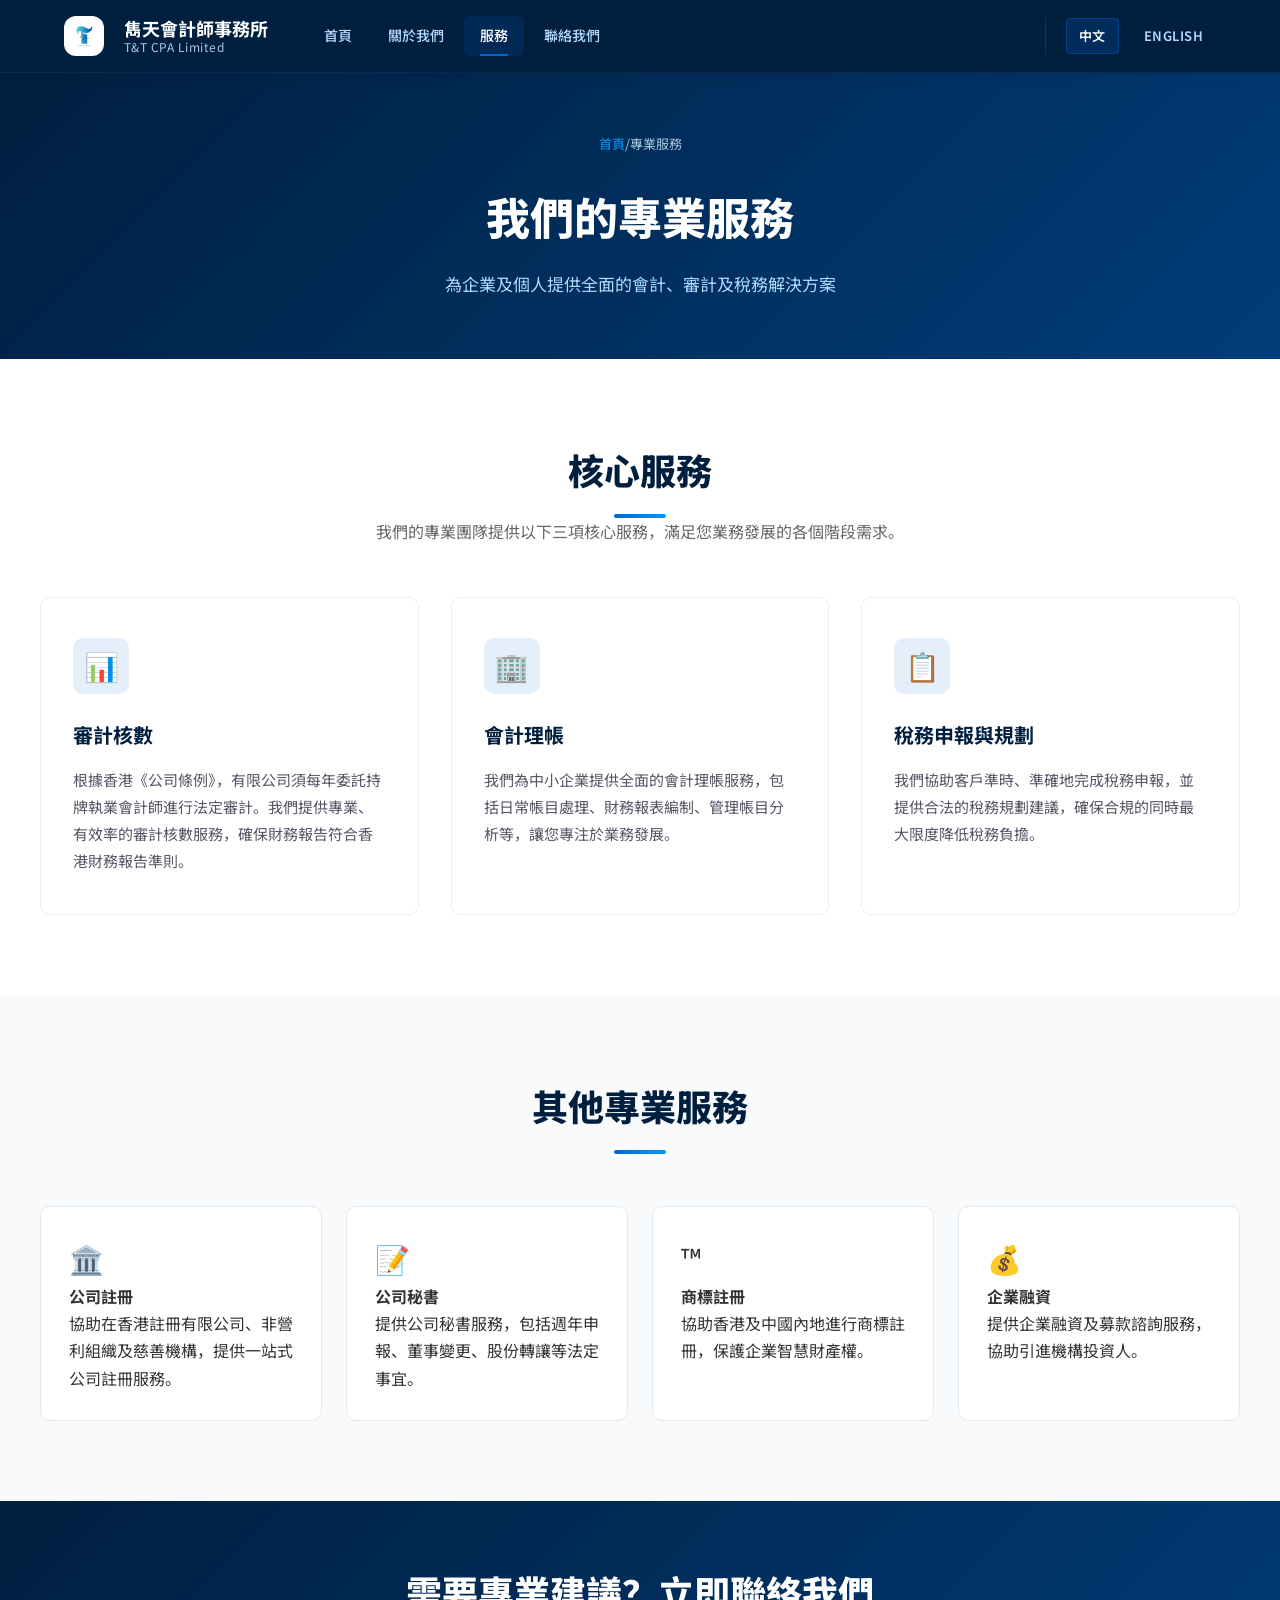
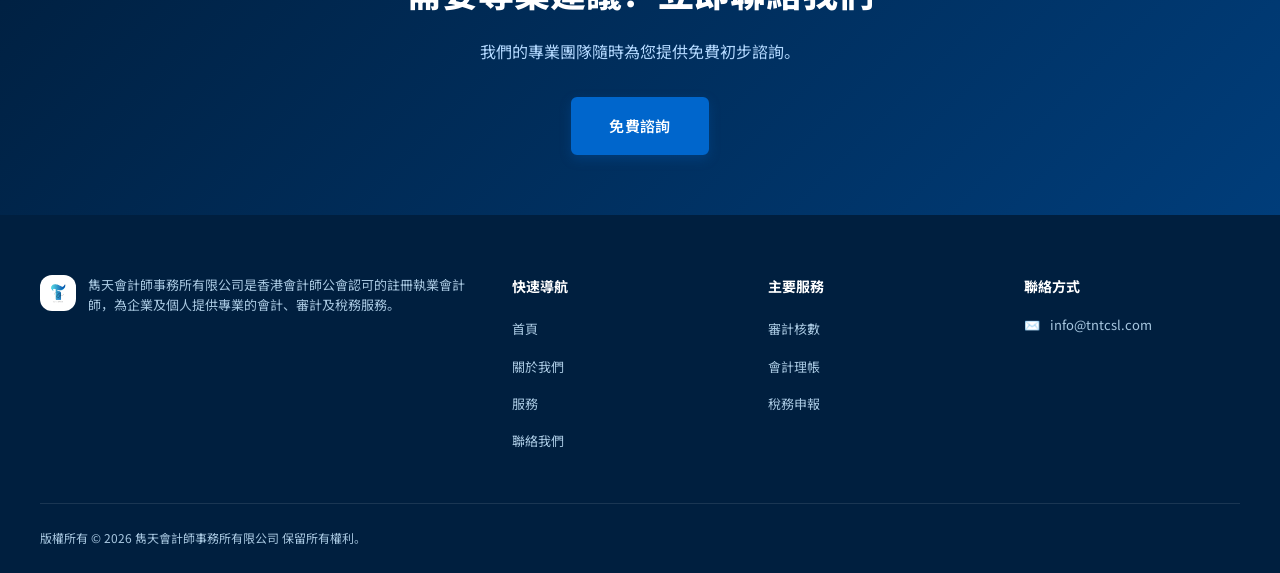
<file: tc/services.html>
<!DOCTYPE html>
<html lang="zh-CN">
<head>
  <meta charset="UTF-8" />
  <meta name="viewport" content="width=device-width, initial-scale=1.0" />
  <title>專業服務 - 雋天會計師事務所</title>
  <meta name="description" content="雋天會計師事務所提供專業的審計核數、會計理帳、稅務申報等服務。" />
  <link rel="preconnect" href="https://fonts.googleapis.com" />
  <link rel="preconnect" href="https://fonts.gstatic.com" crossorigin />
  <link href="https://fonts.googleapis.com/css2?family=Noto+Sans+SC:wght@400;500;600;700;800&display=swap" rel="stylesheet" />
  <link rel="stylesheet" href="../assets/css/style.css" />
</head>
<body>

<nav class="navbar">
  <div class="navbar-inner">
    <a href="index.html" class="navbar-brand">
  <img src="../assets/WhatsApp%20Image%202026-04-16%20at%2016.07.40%20(1).png" alt="T&T CPA Logo" class="brand-icon-img" style="height:40px; width:auto; vertical-align:middle; margin-right:8px; border-radius:12px;">
  <div class="brand-name">雋天會計師事務所<span>T&T CPA Limited</span></div>
</a>
    <ul class="navbar-nav">
      <li><a href="index.html">首頁</a></li>
      <li><a href="about.html">關於我們</a></li>
      <li><a href="services.html" class="active">服務</a></li>
      <li><a href="contact.html">聯絡我們</a></li>
    </ul>
    <ul class="lang-switcher">
      <li><a href="../tc/services.html" data-lang="zh" class="active">中文</a></li>
      <li><a href="../en/services.html" data-lang="en">English</a></li>
    </ul>
    <div class="navbar-hamburger"><span></span><span></span><span></span></div>
  </div>
</nav>

<section class="page-hero"><div class="breadcrumb"><a href="index.html">首頁</a><span>/</span><span>專業服務</span></div><h1>我們的專業服務</h1><p>為企業及個人提供全面的會計、審計及稅務解決方案</p></section>

<section class="section">
  <div class="container">
    <div class="section-header"><h2>核心服務</h2><div class="section-divider"></div><p>我們的專業團隊提供以下三項核心服務，滿足您業務發展的各個階段需求。 </p></div>
    <div class="services-full-grid">
      <div class="service-full-card"><div class="card-icon">📊</div><h3>審計核數</h3><p>根據香港《公司條例》，有限公司須每年委託持牌執業會計師進行法定審計。我們提供專業、有效率的審計核數服務，確保財務報告符合香港財務報告準則。</p></div>
      <div class="service-full-card"><div class="card-icon">🏢</div><h3>會計理帳</h3><p>我們為中小企業提供全面的會計理帳服務，包括日常帳目處理、財務報表編制、管理帳目分析等，讓您專注於業務發展。</p></div>
      <div class="service-full-card"><div class="card-icon">📋</div><h3>稅務申報與規劃</h3><p>我們協助客戶準時、準確地完成稅務申報，並提供合法的稅務規劃建議，確保合規的同時最大限度降低稅務負擔。</p></div>
    </div>
  </div>
</section>

<section class="section section-alt">
  <div class="container">
    <div class="section-header"><h2>其他專業服務</h2><div class="section-divider"></div></div>
    <div style="display:grid; grid-template-columns: repeat(auto-fit, minmax(260px,1fr)); gap:24px;">
      <div style="background:#fff; border-radius:10px; padding:28px; border:1px solid #e0e8f0;"><div style="font-size:28px;">🏛️</div><h4>公司註冊</h4><p>協助在香港註冊有限公司、非營利組織及慈善機構，提供一站式公司註冊服務。</p></div>
      <div style="background:#fff; border-radius:10px; padding:28px; border:1px solid #e0e8f0;"><div style="font-size:28px;">📝</div><h4>公司秘書</h4><p>提供公司秘書服務，包括週年申報、董事變更、股份轉讓等法定事宜。</p></div>
      <div style="background:#fff; border-radius:10px; padding:28px; border:1px solid #e0e8f0;"><div style="font-size:28px;">™️</div><h4>商標註冊</h4><p>協助香港及中國內地進行商標註冊，保護企業智慧財產權。</p></div>
      <div style="background:#fff; border-radius:10px; padding:28px; border:1px solid #e0e8f0;"><div style="font-size:28px;">💰</div><h4>企業融資</h4><p>提供企業融資及募款諮詢服務，協助引進機構投資人。</p></div>
    </div>
  </div>
</section>

<section class="cta-banner"><div class="container"><h2>需要專業建議？立即聯絡我們</h2><p>我們的專業團隊隨時為您提供免費初步諮詢。 </p><a href="contact.html" class="btn btn-primary">免費諮詢</a></div></section>

<footer class="footer">
  <div class="footer-grid">
    <div class="footer-brand">
  <img src="../assets/WhatsApp%20Image%202026-04-16%20at%2016.07.40%20(1).png" alt="T&T CPA Logo" style="height:36px; width:auto; border-radius:12px; margin-bottom:12px;">
  <p>雋天會計師事務所有限公司是香港會計師公會認可的註冊執業會計師，為企業及個人提供專業的會計、審計及稅務服務。</p>
</div>
    <div class="footer-col"><h4>快速導航</h4><ul><li><a href="index.html">首頁</a></li><li><a href="about.html">關於我們</a></li><li><a href="services.html">服務</a></li><li><a href="contact.html">聯絡我們</a></li></ul></div>
    <div class="footer-col"><h4>主要服務</h4><ul><li><a href="services.html">審計核數</a></li><li><a href="services.html">會計理帳</a></li><li><a href="services.html">稅務申報</a></li></ul></div>
    <div class="footer-col"><h4>聯絡方式</h4><div class="footer-contact-item"><span class="icon">✉️</span><a href="mailto: info@tntcsl.com"> info@tntcsl.com</a></div></div>
  </div>
  <div class="footer-bottom"><span>版權所有 © 2026 雋天會計師事務所有限公司 保留所有權利。</div>
</footer>

<script src="../assets/js/main.js"></script>
</body>
</html>
</file>
<file: assets/css/style.css>
/* ============================================================
   Global Reset & Base
   ============================================================ */
*, *::before, *::after {
  box-sizing: border-box;
  margin: 0;
  padding: 0;
}

html {
  scroll-behavior: smooth;
}

body {
  font-family: -apple-system, BlinkMacSystemFont, "Segoe UI", "Noto Sans SC", "Microsoft YaHei", "PingFang SC", Arial, sans-serif;
  font-size: 16px;
  color: #333;
  background: #fff;
  line-height: 1.7;
}

a {
  color: inherit;
  text-decoration: none;
}

img {
  max-width: 100%;
  display: block;
}

/* ============================================================
   Navigation
   ============================================================ */
.navbar {
  position: sticky;
  top: 0;
  z-index: 100;
  background: #001f3f;
  box-shadow: 0 2px 12px rgba(0,31,63,0.15);
  border-bottom: 1px solid rgba(255,255,255,0.05);
}

.navbar-inner {
  max-width: 1200px;
  margin: 0 auto;
  padding: 0 24px;
  display: flex;
  align-items: center;
  height: 72px;
  gap: 40px;
}

.navbar-brand {
  display: flex;
  align-items: center;
  gap: 12px;
  flex-shrink: 0;
}

.navbar-brand .brand-icon {
  width: 44px;
  height: 44px;
  background: linear-gradient(135deg, #0066cc 0%, #004999 100%);
  border-radius: 8px;
  display: flex;
  align-items: center;
  justify-content: center;
  font-size: 22px;
  font-weight: 900;
  color: #fff;
  letter-spacing: -1px;
  box-shadow: 0 4px 12px rgba(0,102,204,0.25);
}

.navbar-brand .brand-name {
  color: #fff;
  font-size: 18px;
  font-weight: 700;
  line-height: 1.2;
}

.navbar-brand .brand-name span {
  display: block;
  font-size: 12px;
  font-weight: 400;
  color: #a8c8e1;
  letter-spacing: 0.5px;
}

.navbar-logo-img {
  max-width: 100%;
  height: auto;
  max-height: 50px;
}

.navbar-logo-img.show {
  display: block !important;
}

.navbar-logo-img.show + .brand-icon {
  display: none;
}

.navbar-nav {
  display: flex;
  list-style: none;
  gap: 4px;
  flex: 1;
}

.navbar-nav a {
  display: block;
  padding: 8px 16px;
  color: #b3d9ff;
  font-size: 14px;
  font-weight: 500;
  border-radius: 6px;
  transition: all 0.3s ease;
  white-space: nowrap;
  position: relative;
}

.navbar-nav a::after {
  content: "";
  position: absolute;
  bottom: 0;
  left: 16px;
  right: 16px;
  height: 2px;
  background: #0066cc;
  transform: scaleX(0);
  transform-origin: left;
  transition: transform 0.3s ease;
}

.navbar-nav a:hover,
.navbar-nav a.active {
  background: rgba(0,102,204,0.15);
  color: #fff;
}

.navbar-nav a:hover::after,
.navbar-nav a.active::after {
  transform: scaleX(1);
}

.navbar-hamburger {
  display: none;
  flex-direction: column;
  gap: 5px;
  cursor: pointer;
  padding: 8px;
  margin-left: auto;
}

.navbar-hamburger span {
  display: block;
  width: 24px;
  height: 2px;
  background: #fff;
  border-radius: 2px;
  transition: all 0.3s;
}

.lang-switcher {
  display: flex;
  list-style: none;
  gap: 12px;
  margin-left: auto;
  padding-left: 20px;
  border-left: 1px solid rgba(255,255,255,0.1);
}

.lang-switcher a {
  display: block;
  padding: 6px 12px;
  color: #b3d9ff;
  font-size: 13px;
  font-weight: 600;
  border-radius: 4px;
  transition: all 0.3s ease;
  cursor: pointer;
  text-transform: uppercase;
  letter-spacing: 0.5px;
  border: 1px solid transparent;
}

.lang-switcher a:hover,
.lang-switcher a.active {
  background: rgba(0,102,204,0.2);
  color: #fff;
  border-color: rgba(0,102,204,0.4);
}

/* ============================================================
   Hero Banner
   ============================================================ */

.hero {
  position: relative;
  min-height: 520px;
  display: flex;
  align-items: center;
  justify-content: center;
  text-align: center;
  overflow: hidden;
  background: linear-gradient(135deg, #001f3f 0%, #003d7a 50%, #002855 100%);
}

.hero::before {
  content: "";
  position: absolute;
  inset: 0;
  background:
    radial-gradient(ellipse at 20% 50%, rgba(0,102,204,0.1) 0%, transparent 60%),
    radial-gradient(ellipse at 80% 20%, rgba(0,102,204,0.08) 0%, transparent 50%);
  z-index: 0;
}

.hero-content {
  position: relative;
  z-index: 1;
  padding: 60px 24px;
  max-width: 800px;
}

.hero-content .subtitle {
  font-size: 13px;
  letter-spacing: 2px;
  text-transform: uppercase;
  color: #0099ff;
  font-weight: 700;
  margin-bottom: 16px;
}

.hero-content h1 {
  font-size: clamp(32px, 5.5vw, 56px);
  font-weight: 800;
  color: #0099ff;
  line-height: 1.2;
  margin-bottom: 20px;
}

.hero-content p {
  font-size: 17px;
  color: #b3d9ff;
  max-width: 600px;
  margin: 0 auto 40px;
}

.btn {
  display: inline-block;
  padding: 14px 36px;
  border-radius: 6px;
  font-size: 15px;
  font-weight: 600;
  cursor: pointer;
  transition: all 0.3s ease;
  border: 2px solid transparent;
  text-transform: none;
  letter-spacing: 0.3px;
}

.btn-primary {
  background: #0066cc;
  color: #fff;
  border-color: #0066cc;
  box-shadow: 0 4px 12px rgba(0,102,204,0.25);
}

.btn-primary:hover {
  background: #0052a3;
  border-color: #0052a3;
  transform: translateY(-2px);
  box-shadow: 0 8px 24px rgba(0,102,204,0.35);
}

.btn-primary:active {
  transform: translateY(0);
  box-shadow: 0 2px 8px rgba(0,102,204,0.2);
}

.btn-outline {
  background: transparent;
  color: #fff;
  border-color: rgba(255,255,255,0.6);
  margin-left: 12px;
}

.btn-outline:hover {
  background: rgba(255,255,255,0.1);
  border-color: #fff;
  transform: translateY(-2px);
}

.btn-outline:active {
  transform: translateY(0);
}

/* ============================================================
   Section Shared
   ============================================================ */
.section {
  padding: 80px 24px;
}

.section-alt {
  background: #f8fafb;
}

.container {
  max-width: 1200px;
  margin: 0 auto;
}

.section-header {
  text-align: center;
  margin-bottom: 52px;
}

.section-header h2 {
  font-size: clamp(24px, 3.5vw, 36px);
  font-weight: 800;
  color: #001f3f;
  margin-bottom: 12px;
}

.section-header p {
  font-size: 16px;
  color: #666;
  max-width: 560px;
  margin: 0 auto;
}

.section-divider {
  width: 52px;
  height: 4px;
  background: linear-gradient(90deg, #0066cc 0%, #0099ff 100%);
  border-radius: 2px;
  margin: 14px auto 0;
}

/* ============================================================
   About / Company Intro (index)
   ============================================================ */
.about-grid {
  display: grid;
  grid-template-columns: 1fr 1fr;
  gap: 60px;
  align-items: center;
}

.about-text h2 {
  font-size: clamp(24px, 3vw, 34px);
  font-weight: 800;
  color: #001f3f;
  margin-bottom: 16px;
}

.about-text .lead {
  font-size: 17px;
  color: #0066cc;
  font-weight: 600;
  margin-bottom: 16px;
}

.about-text p {
  color: #555;
  margin-bottom: 16px;
  line-height: 1.8;
}

.about-visual {
  background: linear-gradient(135deg, #001f3f, #003d7a);
  border-radius: 12px;
  padding: 48px 40px;
  color: #fff;
  text-align: center;
  box-shadow: 0 8px 24px rgba(0,31,63,0.15);
}

.about-visual .stat-grid {
  display: grid;
  grid-template-columns: 1fr 1fr;
  gap: 28px;
  margin-top: 24px;
}

.stat-item .stat-num {
  font-size: 36px;
  font-weight: 800;
  color: #0099ff;
  line-height: 1;
}

.stat-item .stat-label {
  font-size: 13px;
  color: #a8c8e1;
  margin-top: 6px;
}

.about-visual h3 {
  font-size: 18px;
  font-weight: 700;
  color: #fff;
  margin-bottom: 8px;
}

.about-visual p {
  font-size: 14px;
  color: #a8c8e1;
}

/* ============================================================
   Service Cards (index preview)
   ============================================================ */
.services-grid {
  display: grid;
  grid-template-columns: repeat(3, 1fr);
  gap: 28px;
}

.service-card {
  background: #fff;
  border-radius: 10px;
  border: 1px solid #e8eef5;
  padding: 36px 28px;
  color: #333;
  transition: all 0.3s ease;
  position: relative;
  overflow: hidden;
}

.service-card::before {
  content: "";
  position: absolute;
  top: 0;
  left: 0;
  right: 0;
  height: 4px;
  background: linear-gradient(90deg, #0066cc 0%, #0099ff 100%);
}

.service-card:hover {
  transform: translateY(-8px);
  box-shadow: 0 16px 40px rgba(0,31,63,0.12);
  border-color: #d0dfe8;
}

.service-card .card-icon {
  width: 52px;
  height: 52px;
  background: rgba(0,102,204,0.1);
  border-radius: 10px;
  display: flex;
  align-items: center;
  justify-content: center;
  font-size: 24px;
  margin-bottom: 20px;
}

.service-card h3 {
  font-size: 19px;
  font-weight: 700;
  margin-bottom: 12px;
  color: #001f3f;
}

.service-card p {
  font-size: 14px;
  color: #666;
  line-height: 1.75;
}

.service-card-image {
  width: 100%;
  height: 200px;
  object-fit: cover;
  border-radius: 10px 10px 0 0;
  margin: -36px -28px 20px -28px;
}

.service-card-image.show {
  display: block !important;
}

.service-card .card-link {
  display: inline-block;
  margin-top: 20px;
  font-size: 13px;
  font-weight: 600;
  color: #0066cc;
  letter-spacing: 0.5px;
  transition: all 0.3s ease;
  position: relative;
}

.service-card .card-link::after {
  content: "";
  position: absolute;
  bottom: -2px;
  left: 0;
  right: 0;
  height: 2px;
  background: #0066cc;
  transform: scaleX(0);
  transform-origin: left;
  transition: transform 0.3s ease;
}

.service-card .card-link:hover {
  color: #0052a3;
}

.service-card .card-link:hover::after {
  transform: scaleX(1);
}

/* ============================================================
   Services Page — Full Cards
   ============================================================ */
.services-full-grid {
  display: grid;
  grid-template-columns: repeat(3, 1fr);
  gap: 32px;
}

.service-full-card {
  background: #fff;
  border-radius: 10px;
  border: 1px solid #e8eef5;
  padding: 40px 32px;
  transition: all 0.3s ease;
  position: relative;
  overflow: hidden;
}

.service-full-card::after {
  content: "";
  position: absolute;
  bottom: 0;
  left: 0;
  right: 0;
  height: 4px;
  background: linear-gradient(90deg, #0066cc 0%, #0099ff 100%);
  transform: scaleX(0);
  transform-origin: left;
  transition: transform 0.3s ease;
}

.service-full-card:hover {
  box-shadow: 0 16px 40px rgba(0,31,63,0.12);
  transform: translateY(-6px);
  border-color: #d0dfe8;
}

.service-full-card:hover::after {
  transform: scaleX(1);
}

.service-full-card .card-icon {
  width: 56px;
  height: 56px;
  background: rgba(0,102,204,0.1);
  border-radius: 10px;
  display: flex;
  align-items: center;
  justify-content: center;
  font-size: 28px;
  margin-bottom: 24px;
}

.service-full-card h3 {
  font-size: 20px;
  font-weight: 700;
  color: #001f3f;
  margin-bottom: 14px;
}

.service-full-card p {
  font-size: 15px;
  color: #556;
  line-height: 1.8;
}

.service-full-image {
  width: 100%;
  height: 250px;
  object-fit: cover;
  border-radius: 10px 10px 0 0;
  margin: -40px -32px 24px -32px;
}

.service-full-image.show {
  display: block !important;
}

.google-map-container {
  margin-top: 32px;
  border-radius: 12px;
  overflow: hidden;
  box-shadow: 0 4px 12px rgba(0,31,63,0.1);
}

/* ============================================================
   Why Choose Us (index)
   ============================================================ */
.why-choose-us {
  display: grid;
  grid-template-columns: repeat(4, 1fr);
  gap: 24px;
  margin-top: 48px;
}

.why-item {
  text-align: center;
}

.why-item .icon {
  font-size: 36px;
  margin-bottom: 16px;
}

.why-item h4 {
  font-size: 16px;
  font-weight: 700;
  color: #001f3f;
  margin-bottom: 8px;
}

.why-item p {
  font-size: 14px;
  color: #666;
  line-height: 1.6;
}

/* ============================================================
   Page Hero (Services, Contact)
   ============================================================ */
.page-hero {
  background: linear-gradient(135deg, #001f3f 0%, #003d7a 100%);
  color: #fff;
  padding: 60px 24px;
  text-align: center;
}

.page-hero .breadcrumb {
  font-size: 13px;
  color: #a8c8e1;
  margin-bottom: 24px;
}

.page-hero .breadcrumb a {
  color: #0099ff;
  transition: color 0.3s ease;
}

.page-hero .breadcrumb a:hover {
  color: #fff;
}

.page-hero h1 {
  font-size: clamp(28px, 4vw, 44px);
  font-weight: 800;
  margin-bottom: 16px;
}

.page-hero p {
  font-size: 17px;
  color: #b3d9ff;
  max-width: 600px;
  margin: 0 auto;
}

/* ============================================================
   Contact Page
   ============================================================ */
.contact-grid {
  display: grid;
  grid-template-columns: 1fr 1fr;
  gap: 60px;
  align-items: start;
}

.contact-info {
  background: linear-gradient(135deg, #001f3f, #003d7a);
  border-radius: 12px;
  padding: 48px 40px;
  color: #fff;
}

.contact-info h2 {
  font-size: 28px;
  font-weight: 800;
  margin-bottom: 16px;
}

.contact-info .lead {
  font-size: 15px;
  color: #b3d9ff;
  margin-bottom: 32px;
  line-height: 1.8;
}

.contact-item {
  display: flex;
  gap: 16px;
  margin-bottom: 28px;
}

.contact-item .ci-icon {
  font-size: 24px;
  flex-shrink: 0;
}

.contact-item .ci-text {
  flex: 1;
}

.contact-item .ci-text strong {
  display: block;
  font-size: 14px;
  font-weight: 700;
  color: #fff;
  margin-bottom: 4px;
}

.contact-item .ci-text a,
.contact-item .ci-text span {
  font-size: 15px;
  color: #a8c8e1;
  transition: color 0.3s ease;
}

.contact-item .ci-text a:hover {
  color: #fff;
}

.contact-form-box {
  background: #fff;
  border-radius: 10px;
  padding: 40px 32px;
  border: 1px solid #e8eef5;
}

.contact-form-box h3 {
  font-size: 22px;
  font-weight: 800;
  color: #001f3f;
  margin-bottom: 24px;
}

.form-group {
  margin-bottom: 20px;
}

.form-group label {
  display: block;
  font-size: 14px;
  font-weight: 600;
  color: #001f3f;
  margin-bottom: 8px;
}

.form-group input,
.form-group textarea,
.form-group select {
  width: 100%;
  padding: 12px 14px;
  border: 1px solid #d0dfe8;
  border-radius: 6px;
  font-size: 14px;
  font-family: inherit;
  transition: all 0.3s ease;
}

.form-group input:focus,
.form-group textarea:focus,
.form-group select:focus {
  outline: none;
  border-color: #0066cc;
  box-shadow: 0 0 0 3px rgba(0,102,204,0.1);
}

.form-group textarea {
  resize: vertical;
  min-height: 120px;
}

/* ============================================================
   CTA Banner
   ============================================================ */
.cta-banner {
  background: linear-gradient(135deg, #001f3f 0%, #003d7a 100%);
  color: #fff;
  padding: 60px 24px;
  text-align: center;
}

.cta-banner h2 {
  font-size: clamp(24px, 3.5vw, 36px);
  font-weight: 800;
  margin-bottom: 16px;
}

.cta-banner p {
  font-size: 16px;
  color: #b3d9ff;
  max-width: 600px;
  margin: 0 auto 32px;
}

/* ============================================================
   Footer
   ============================================================ */
.footer {
  background: #001f3f;
  color: #fff;
  padding: 60px 24px 24px;
}

.footer-grid {
  max-width: 1200px;
  margin: 0 auto 40px;
  display: grid;
  grid-template-columns: 2fr 1fr 1fr 1fr;
  gap: 40px;
}

.footer-brand {
  display: flex;
  gap: 12px;
  align-items: flex-start;
}

.footer-brand .brand-icon {
  width: 40px;
  height: 40px;
  background: linear-gradient(135deg, #0066cc 0%, #004999 100%);
  border-radius: 6px;
  display: flex;
  align-items: center;
  justify-content: center;
  font-size: 18px;
  font-weight: 900;
  color: #fff;
  flex-shrink: 0;
}

.footer-brand p {
  font-size: 13px;
  color: #a8c8e1;
  line-height: 1.6;
}

.footer-col h4 {
  font-size: 14px;
  font-weight: 700;
  color: #fff;
  margin-bottom: 16px;
}

.footer-col ul {
  list-style: none;
}

.footer-col ul li {
  margin-bottom: 10px;
}

.footer-col ul li a {
  font-size: 13px;
  color: #a8c8e1;
  transition: color 0.3s ease;
}

.footer-col ul li a:hover {
  color: #0099ff;
}

.footer-contact-item {
  display: flex;
  gap: 10px;
  margin-bottom: 12px;
  font-size: 13px;
}

.footer-contact-item .icon {
  flex-shrink: 0;
}

.footer-contact-item a {
  color: #a8c8e1;
  transition: color 0.3s ease;
}

.footer-contact-item a:hover {
  color: #0099ff;
}

.footer-bottom {
  max-width: 1200px;
  margin: 0 auto;
  padding-top: 24px;
  border-top: 1px solid rgba(255,255,255,0.1);
  display: flex;
  justify-content: space-between;
  font-size: 12px;
  color: #a8c8e1;
}

/* ============================================================
   Responsive Design
   ============================================================ */
@media (max-width: 768px) {
  .navbar-inner {
    height: 64px;
    gap: 20px;
    position: relative;
  }

  /* Hide top language switcher on mobile */
  .lang-switcher {
    display: none !important;
  }

  /* Show hamburger icon */
  .navbar-hamburger {
    display: flex !important;
    flex-direction: column;
    gap: 5px;
    cursor: pointer;
    padding: 8px;
    margin-left: auto;
    z-index: 101;
  }
  .navbar-hamburger span {
    width: 24px;
    height: 2px;
    background: #fff;
    border-radius: 2px;
  }

  /* Hidden navigation menu */
  .navbar-nav {
    display: none;
    position: absolute;
    top: 64px;
    left: 0;
    right: 0;
    background: #001f3f;
    flex-direction: column;
    padding: 20px;
    gap: 16px;
    z-index: 100;
    box-shadow: 0 4px 12px rgba(0,0,0,0.2);
  }
  .navbar-nav.open {
    display: flex;
  }
  .navbar-nav a {
    padding: 12px 16px;
    font-size: 16px;
    text-align: center;
    white-space: normal;
  }
  .navbar-nav a::after {
    display: none;
  }

  /* Mobile language switcher inside menu (added by JS) */
  .navbar-nav .lang-switcher-mobile {
    display: flex;
    justify-content: center;
    gap: 20px;
    margin-top: 16px;
    padding-top: 16px;
    border-top: 1px solid rgba(255,255,255,0.1);
    list-style: none;
  }
  .navbar-nav .lang-switcher-mobile a {
    padding: 8px 20px;
    font-size: 14px;
    background: rgba(255,255,255,0.1);
    border-radius: 6px;
    color: #fff;
  }

  /* ===== NEW FOOTER RULES FOR MOBILE ===== */
  /* Hide the three footer columns (Quick Links, Main Services, Contact Info) */
  .footer-grid .footer-col {
    display: none;
  }
  /* Keep the brand/description column */
  .footer-grid .footer-brand {
    display: flex;   /* or block, as originally */
    margin-bottom: 20px;
  }
  /* Ensure copyright line stays visible and properly spaced */
  .footer-bottom {
    margin-top: 20px;
    flex-direction: column;
    gap: 12px;
  }

  /* All your existing responsive rules below remain unchanged */
  .about-grid {
    grid-template-columns: 1fr;
    gap: 40px;
  }
  .services-grid,
  .services-full-grid {
    grid-template-columns: 1fr;
  }
  .why-choose-us {
    grid-template-columns: repeat(2, 1fr);
  }
  .contact-grid {
    grid-template-columns: 1fr;
    gap: 40px;
  }
  .footer-grid {
    /* Keep grid but we've hidden .footer-col, .footer-brand remains */
    display: grid;
    grid-template-columns: 1fr;
    gap: 32px;
  }
  .btn-outline {
    margin-left: 0;
    margin-top: 12px;
    display: block;
  }
}
</file>
